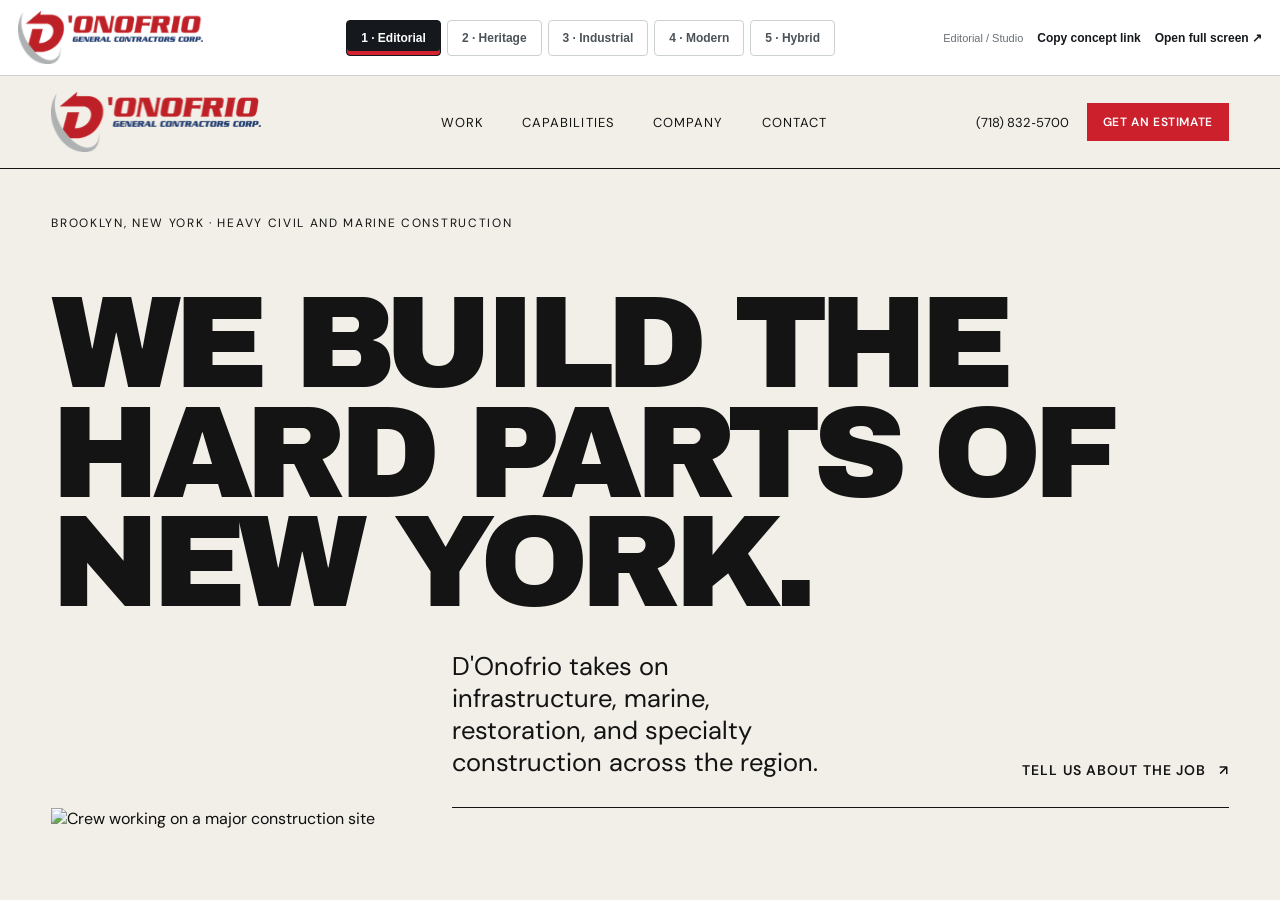
<file: index.html>
<!DOCTYPE html>
<html lang="en">
<head>
  <meta charset="utf-8">
  <meta name="viewport" content="width=device-width, initial-scale=1">
  <meta name="robots" content="noindex, nofollow">
  <title>D'Onofrio Homepage Concepts</title>
  <style>
    * { box-sizing: border-box; }
    html, body { height: 100%; }
    body { margin: 0; overflow: hidden; color: #15191d; background: #e9ecec; font-family: Arial, sans-serif; }
    header {
      height: 76px; display: grid; grid-template-columns: 220px 1fr auto; align-items: center; gap: 24px;
      padding: 11px 18px; background: white; border-bottom: 1px solid #cbd0d2;
    }
    .brand img { display: block; width: 185px; }
    nav { display: flex; flex-wrap: nowrap; justify-content: center; gap: 6px; }
    button {
      padding: 10px 14px; border: 1px solid #cbd0d2; border-radius: 4px; color: #4b5358;
      background: white; font: 700 12px Arial, sans-serif; cursor: pointer; white-space: nowrap;
    }
    button:hover { border-color: #20262b; color: #20262b; }
    button.active, button[aria-pressed="true"] {
      border-color: #15191d; color: white; background: #15191d;
      box-shadow: inset 0 -4px #d52230;
    }
    :focus-visible { outline: 3px solid #d52230; outline-offset: 3px; }
    .actions { display: flex; align-items: center; gap: 14px; }
    #concept-name { color: #687076; font-size: 11px; white-space: nowrap; }
    #copy-link { padding: 0; border: 0; color: #15191d; background: transparent; }
    #open-page { color: #15191d; font-size: 12px; font-weight: 700; text-decoration: none; white-space: nowrap; }
    iframe { display: block; width: 100%; height: calc(100vh - 76px); border: 0; background: white; transition: opacity .12s; }
    iframe.loading { opacity: 0; }
    @media (max-width: 800px) {
      body { overflow: auto; }
      header { height: auto; grid-template-columns: 1fr auto; gap: 10px; padding: 10px 12px; }
      .brand img { width: 155px; }
      nav { grid-column: 1 / -1; order: 3; justify-content: flex-start; overflow-x: auto; padding-top: 5px; }
      nav button { flex: 0 0 auto; }
      #concept-name { display: none; }
      iframe { height: calc(100vh - 116px); }
    }
    @media (max-width: 600px) {
      header { grid-template-columns: 1fr auto; padding: 9px 10px; }
      .brand img { width: 145px; }
      .actions { gap: 8px; }
      #copy-link { display: none; }
      nav { gap: 5px; padding-top: 3px; scrollbar-width: thin; }
      nav button { padding: 9px 8px; }
      iframe { height: calc(100vh - 111px); }
    }
    @media (prefers-reduced-motion: reduce) {
      iframe { transition: none; }
    }
  </style>
</head>
<body>
  <header>
    <a class="brand" href="index.html"><img src="assets/donofrio-logo.png" alt="D'Onofrio General Contractors Corp."></a>
    <nav aria-label="Homepage concepts">
      <button type="button" class="active" aria-pressed="true" data-page="concept-1.html" data-name="Editorial / Studio">1 · Editorial</button>
      <button type="button" aria-pressed="false" data-page="concept-2.html" data-name="Heritage / Family">2 · Heritage</button>
      <button type="button" aria-pressed="false" data-page="concept-3.html" data-name="Industrial / Bold">3 · Industrial</button>
      <button type="button" aria-pressed="false" data-page="concept-4.html" data-name="Modern / Minimal">4 · Modern</button>
      <button type="button" aria-pressed="false" data-page="concept-5.html" data-name="Editorial + Heritage">5 · Hybrid</button>
    </nav>
    <div class="actions">
      <span id="concept-name" aria-live="polite">Editorial / Studio</span>
      <button id="copy-link" type="button">Copy concept link</button>
      <a id="open-page" href="concept-1.html" target="_blank" rel="noopener">Open full screen ↗</a>
    </div>
  </header>
  <iframe id="preview" src="concept-1.html" title="D'Onofrio homepage concept preview"></iframe>
  <script>
    const buttons = document.querySelectorAll('[data-page]');
    const preview = document.querySelector('#preview');
    const name = document.querySelector('#concept-name');
    const copyLink = document.querySelector('#copy-link');
    const openPage = document.querySelector('#open-page');

    function selectConcept(button) {
      buttons.forEach((item) => {
        item.classList.remove('active');
        item.setAttribute('aria-pressed', 'false');
      });
      button.classList.add('active');
      button.setAttribute('aria-pressed', 'true');
      preview.classList.add('loading');
      preview.src = new URL(button.dataset.page, location.href).href;
      preview.title = `D'Onofrio ${button.dataset.name} homepage concept`;
      name.textContent = button.dataset.name;
      openPage.href = button.dataset.page;
      history.replaceState(null, '', `#${button.dataset.page.replace('.html', '')}`);
    }

    preview.addEventListener('load', () => preview.classList.remove('loading'));
    buttons.forEach((button) => button.addEventListener('click', () => selectConcept(button)));
    copyLink.addEventListener('click', async () => {
      try {
        await navigator.clipboard.writeText(location.href);
        copyLink.textContent = 'Link copied';
        window.setTimeout(() => copyLink.textContent = 'Copy concept link', 1600);
      } catch {
        window.prompt('Copy this concept link:', location.href);
      }
    });

    const requested = `${location.hash.slice(1)}.html`;
    const initial = [...buttons].find((button) => button.dataset.page === requested);
    if (initial) selectConcept(initial);
  </script>
</body>
</html>
</file>
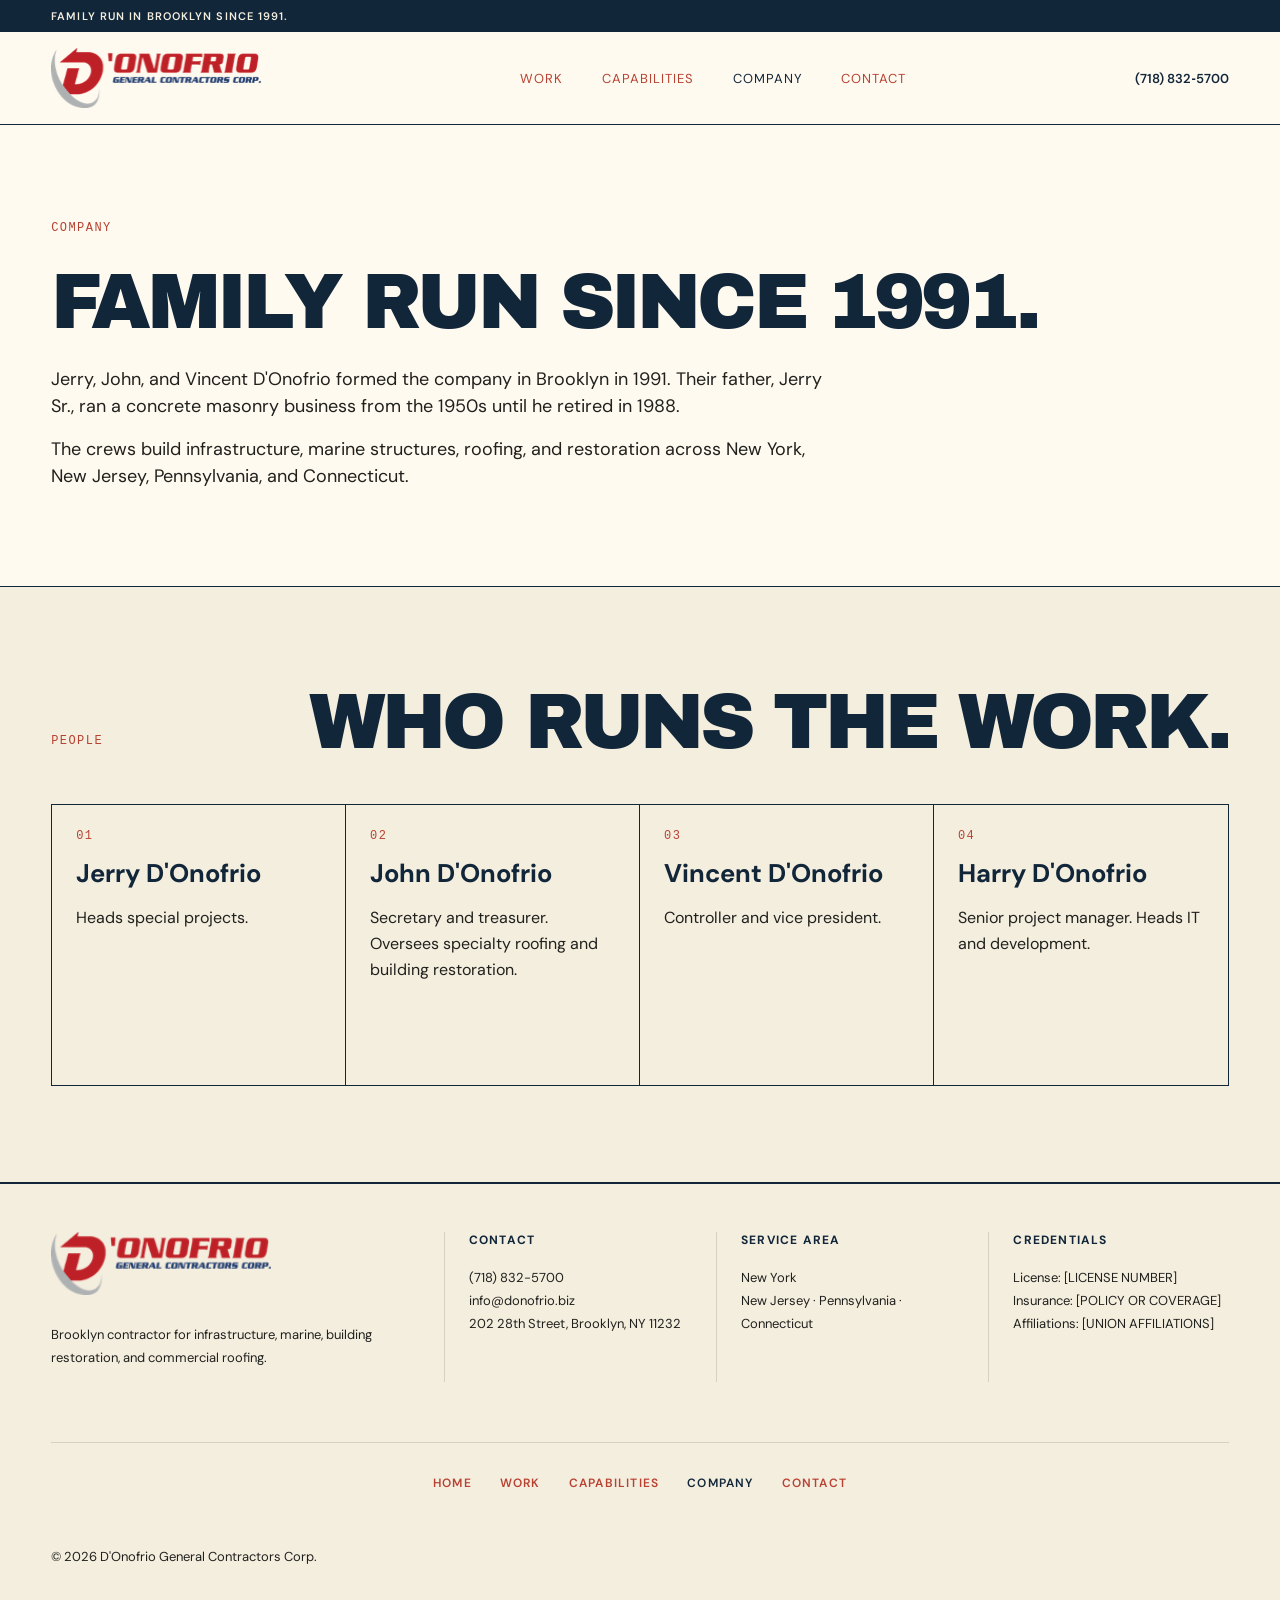
<file: about.html>
<!DOCTYPE html>
<html lang="en">
<head>
  <meta charset="utf-8">
  <meta name="viewport" content="width=device-width, initial-scale=1">
  <meta name="robots" content="noindex, nofollow">
  <meta name="description" content="D'Onofrio General Contractors is a family-run Brooklyn contractor formed in 1991.">
  <title>D'Onofrio General Contractors | Company</title>
  <link rel="preconnect" href="https://fonts.googleapis.com">
  <link rel="preconnect" href="https://fonts.gstatic.com" crossorigin>
  <link href="https://fonts.googleapis.com/css2?family=Archivo+Black&family=DM+Sans:wght@400;500;600&display=swap" rel="stylesheet">
  <link rel="stylesheet" href="styles/concept-5.css">
  <link rel="stylesheet" href="styles/pages.css">
</head>
<body>
  <a class="skip-link" href="#main">Skip to content</a>
  <div class="topline">Family run in Brooklyn since 1991.</div>
  <header class="site-header">
    <a class="logo" href="concept-5.html" aria-label="D'Onofrio home"><img src="assets/donofrio-logo.png" alt="D'Onofrio General Contractors Corp."></a>
    <nav aria-label="Primary navigation">
      <a href="projects.html">Work</a>
      <a href="services.html">Capabilities</a>
      <a href="about.html" aria-current="page">Company</a>
      <a href="contact.html">Contact</a>
    </nav>
    <div class="header-actions">
      <a class="phone" href="tel:+17188325700">(718)&nbsp;832&#8209;5700</a>
    </div>
  </header>

  <main id="main">
    <section class="intro">
      <p class="section-label">Company</p>
      <h1 class="page-title">Family run since 1991.</h1>
      <p class="page-lead">Jerry, John, and Vincent D'Onofrio formed the company in Brooklyn in 1991. Their father, Jerry Sr., ran a concrete masonry business from the 1950s until he retired in 1988.</p>
      <p class="page-lead">The crews build infrastructure, marine structures, roofing, and restoration across New York, New Jersey, Pennsylvania, and Connecticut.</p>
    </section>

    <section class="services">
      <div class="section-head">
        <p class="section-label">People</p>
        <h2>Who runs the work.</h2>
      </div>
      <div class="service-list">
        <article><span>01</span><h3>Jerry D'Onofrio</h3><p>Heads special projects.</p></article>
        <article><span>02</span><h3>John D'Onofrio</h3><p>Secretary and treasurer. Oversees specialty roofing and building restoration.</p></article>
        <article><span>03</span><h3>Vincent D'Onofrio</h3><p>Controller and vice president.</p></article>
        <article><span>04</span><h3>Harry D'Onofrio</h3><p>Senior project manager. Heads IT and development.</p></article>
      </div>
    </section>
  </main>

  <footer>
    <div class="footer-brand"><img src="assets/donofrio-logo.png" alt="D'Onofrio General Contractors Corp."><p>Brooklyn contractor for infrastructure, marine, building restoration, and commercial roofing.</p></div>
    <div><h2>Contact</h2><p>(718) 832-5700<br>info@donofrio.biz<br>202 28th Street, Brooklyn, NY 11232</p></div>
    <div><h2>Service area</h2><p>New York<br>New Jersey · Pennsylvania · Connecticut</p></div>
    <div><h2>Credentials</h2><p>License: [LICENSE NUMBER]<br>Insurance: [POLICY OR COVERAGE]<br>Affiliations: [UNION AFFILIATIONS]</p></div>
    <nav class="footer-nav" aria-label="Footer">
      <a href="concept-5.html">Home</a>
      <a href="projects.html">Work</a>
      <a href="services.html">Capabilities</a>
      <a href="about.html" aria-current="page">Company</a>
      <a href="contact.html">Contact</a>
    </nav>
    <p class="copyright">© 2026 D'Onofrio General Contractors Corp.</p>
  </footer>
</body>
</html>
</file>
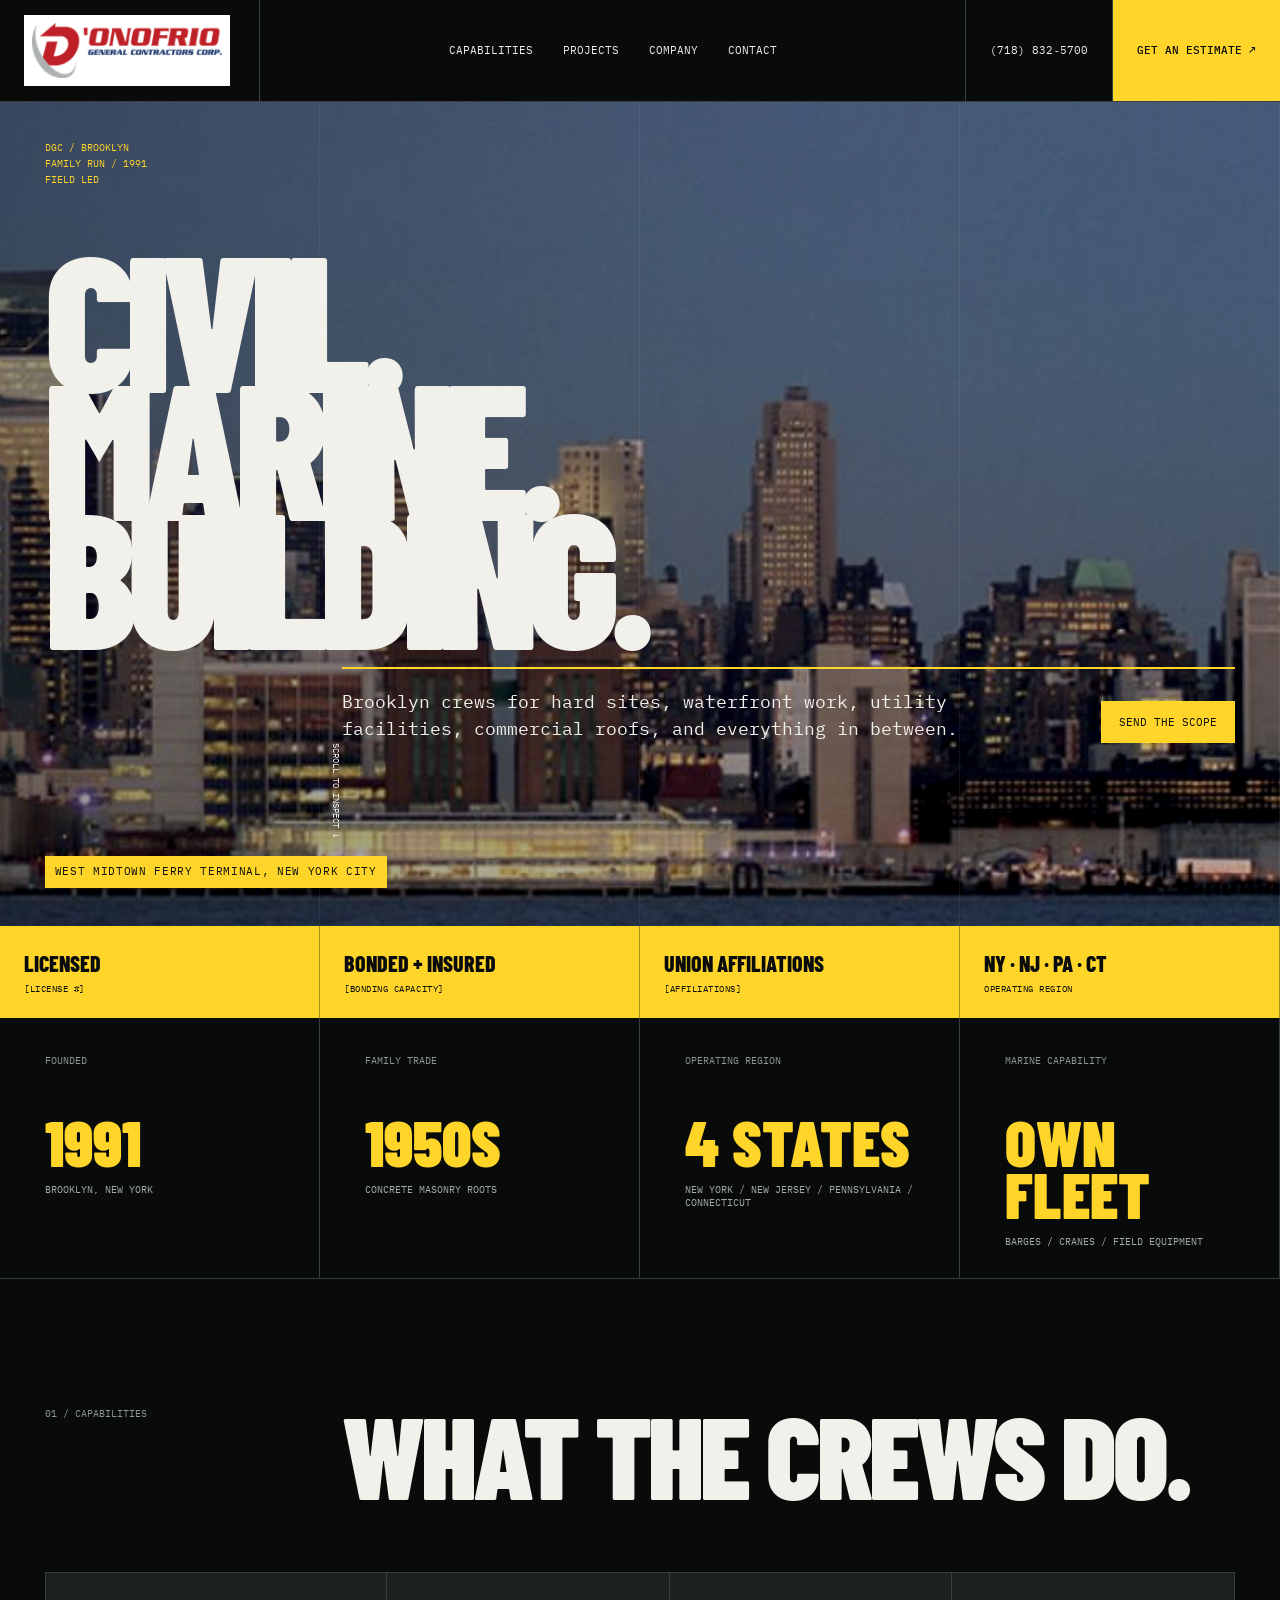
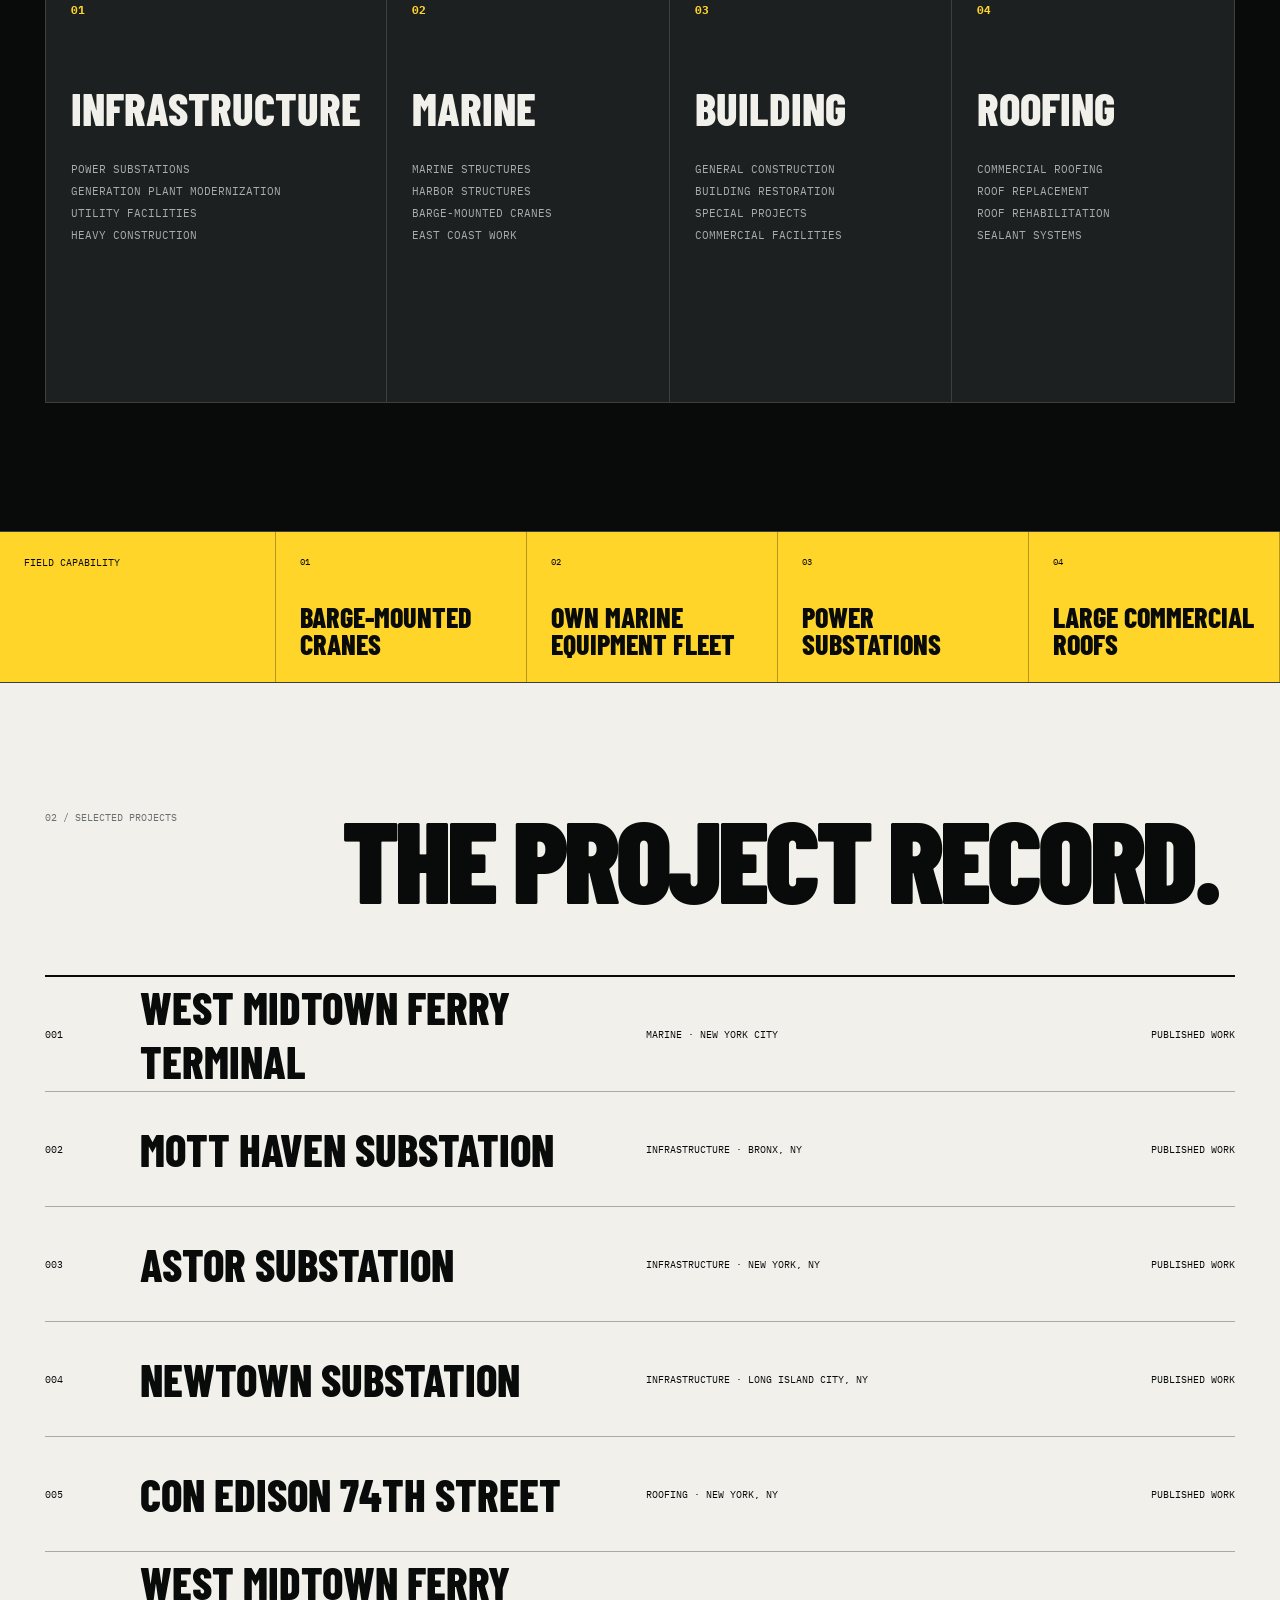
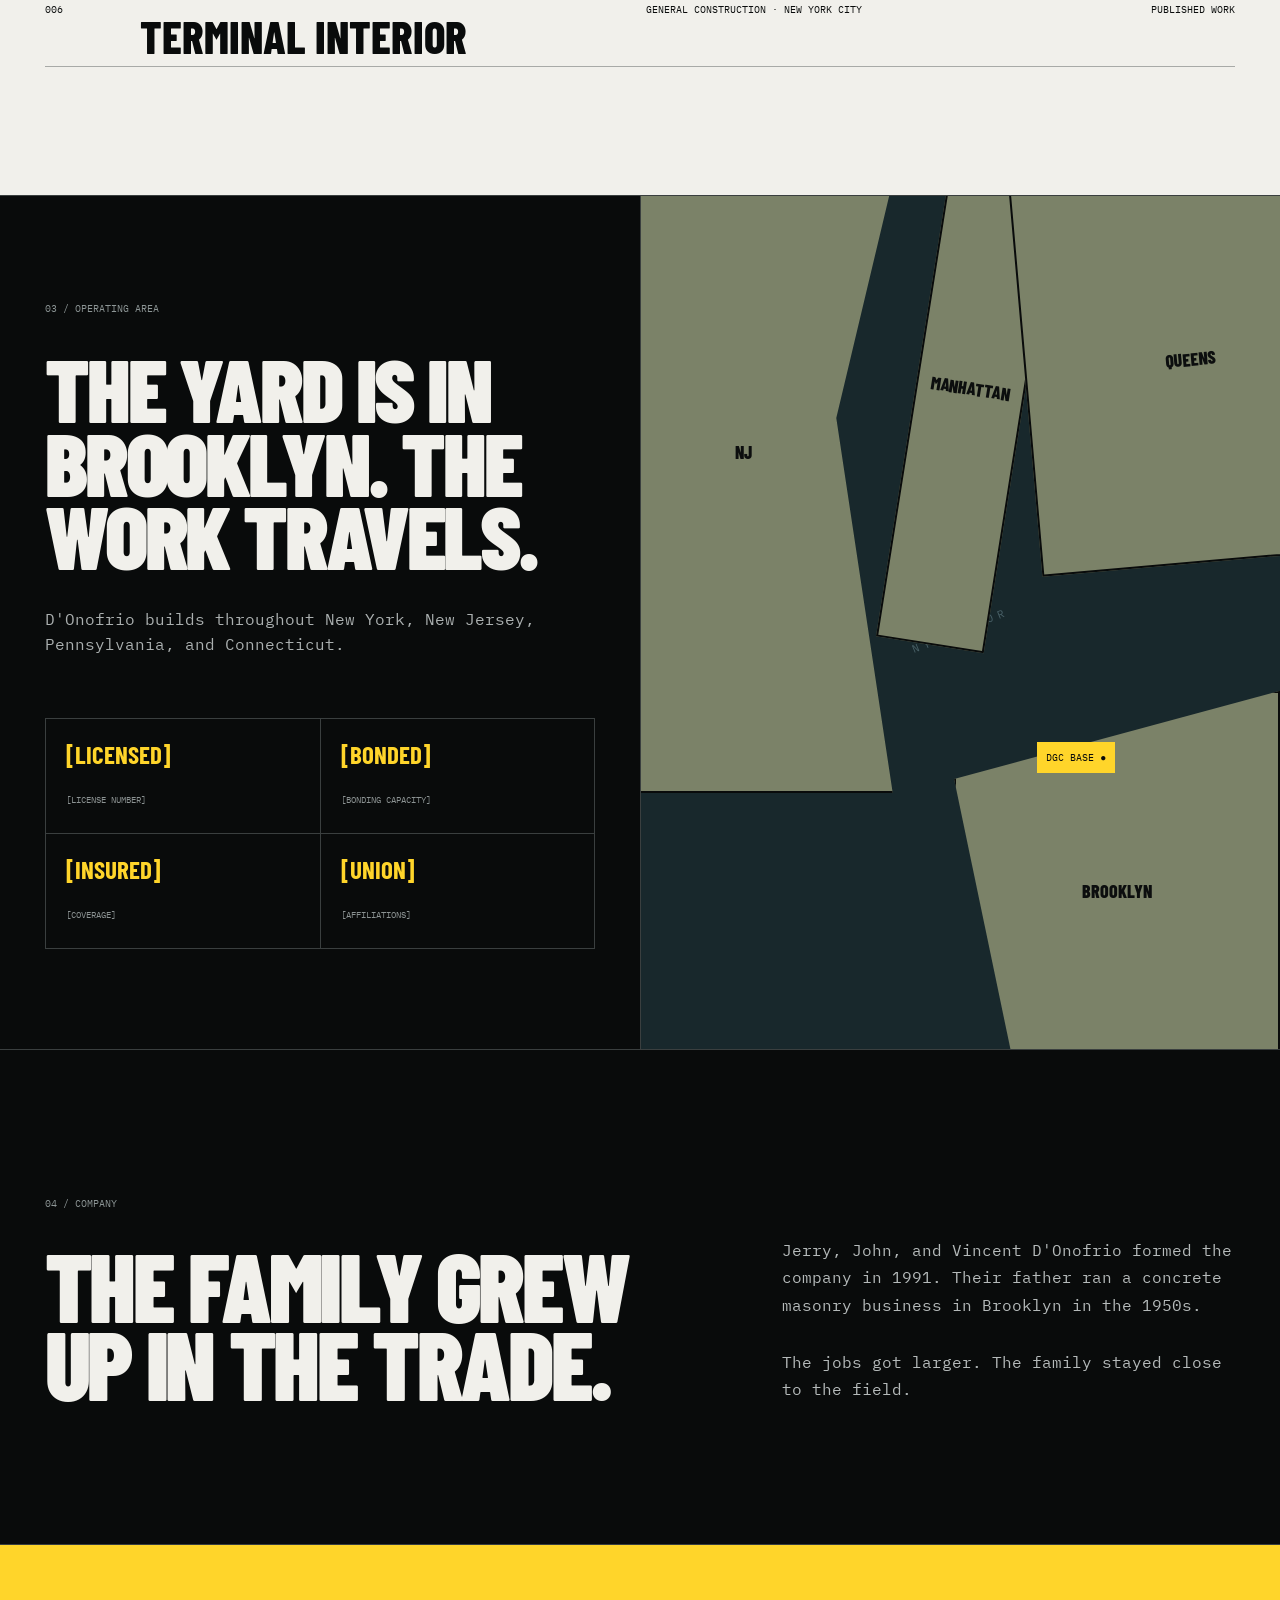
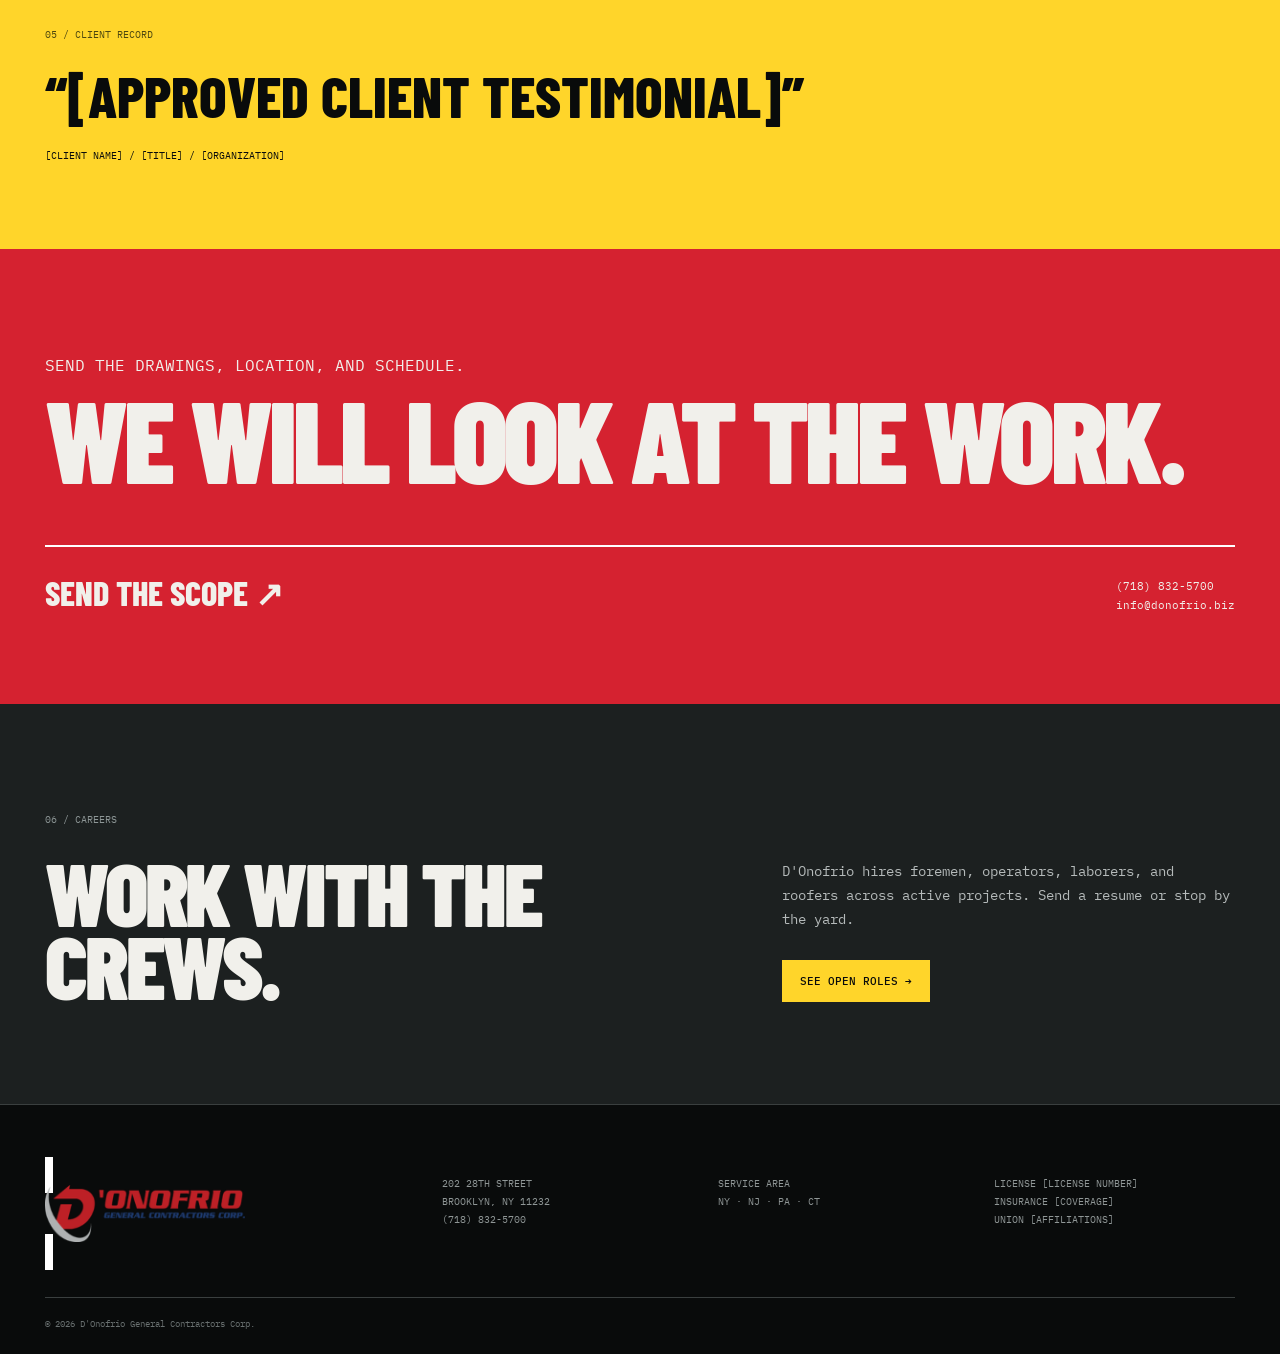
<file: concept-3.html>
<!DOCTYPE html>
<html lang="en">
<head>
  <meta charset="utf-8">
  <meta name="viewport" content="width=device-width, initial-scale=1">
  <meta name="robots" content="noindex, nofollow">
  <meta name="description" content="Industrial capability homepage concept for D'Onofrio General Contractors.">
  <title>D'Onofrio General Contractors | Industrial Concept</title>
  <link rel="preconnect" href="https://fonts.googleapis.com">
  <link rel="preconnect" href="https://fonts.gstatic.com" crossorigin>
  <link href="https://fonts.googleapis.com/css2?family=Barlow+Condensed:wght@600;700;800;900&family=IBM+Plex+Mono:wght@400;500&display=swap" rel="stylesheet">
  <link rel="stylesheet" href="styles/concept-3.css">
</head>
<body>
  <a class="skip-link" href="#main">Skip to content</a>
  <header>
    <a class="logo" href="#" aria-label="D'Onofrio home"><span><img src="assets/donofrio-logo.png" alt="D'Onofrio General Contractors Corp."></span></a>
    <nav aria-label="Primary navigation"><a href="#capabilities">Capabilities</a><a href="#projects">Projects</a><a href="#company">Company</a><a href="#contact">Contact</a></nav>
    <a class="phone" href="tel:+17188325700">(718)&nbsp;832&#8209;5700</a>
    <a class="estimate" href="#contact">Get an estimate ↗</a>
  </header>

  <main id="main">
    <section class="hero">
      <img class="hero-bg" src="assets/project-west-midtown-3.jpg" alt="West Midtown Ferry Terminal on the Manhattan waterfront">
      <div class="hero-grid">
        <p class="coordinate">DGC / BROOKLYN<br>FAMILY RUN / 1991<br>FIELD LED</p>
        <h1>Civil.<br>Marine.<br>Building.</h1>
        <div class="hero-note"><p>Brooklyn crews for hard sites, waterfront work, utility facilities, commercial roofs, and everything in between.</p><a href="#contact">Send the scope</a></div>
        <div class="scroll">Scroll to inspect ↓</div>
        <p class="hero-caption">West Midtown Ferry Terminal, New York City</p>
      </div>
    </section>

    <section class="ticker industrial-trust" aria-label="Company credentials">
      <div><strong>Licensed</strong><span>[LICENSE #]</span></div>
      <div><strong>Bonded + insured</strong><span>[BONDING CAPACITY]</span></div>
      <div><strong>Union affiliations</strong><span>[AFFILIATIONS]</span></div>
      <div><strong>NY · NJ · PA · CT</strong><span>Operating region</span></div>
    </section>

    <section class="metrics">
      <article><span>Founded</span><strong>1991</strong><p>Brooklyn, New York</p></article>
      <article><span>Family trade</span><strong>1950s</strong><p>Concrete masonry roots</p></article>
      <article><span>Operating region</span><strong>4 states</strong><p>New York / New Jersey / Pennsylvania / Connecticut</p></article>
      <article><span>Marine capability</span><strong>Own fleet</strong><p>Barges / cranes / field equipment</p></article>
    </section>

    <section class="capabilities" id="capabilities">
      <div class="section-title"><span>01 / Capabilities</span><h2>What the crews do.</h2></div>
      <div class="cap-grid">
        <article><b>01</b><h3>Infrastructure</h3><ul><li>Power substations</li><li>Generation plant modernization</li><li>Utility facilities</li><li>Heavy construction</li></ul></article>
        <article><b>02</b><h3>Marine</h3><ul><li>Marine structures</li><li>Harbor structures</li><li>Barge-mounted cranes</li><li>East Coast work</li></ul></article>
        <article><b>03</b><h3>Building</h3><ul><li>General construction</li><li>Building restoration</li><li>Special projects</li><li>Commercial facilities</li></ul></article>
        <article><b>04</b><h3>Roofing</h3><ul><li>Commercial roofing</li><li>Roof replacement</li><li>Roof rehabilitation</li><li>Sealant systems</li></ul></article>
      </div>
    </section>

    <section class="field-strip" aria-label="Specialty field capabilities">
      <p>Field capability</p>
      <div><span>01</span><strong>Barge-mounted cranes</strong></div>
      <div><span>02</span><strong>Own marine equipment fleet</strong></div>
      <div><span>03</span><strong>Power substations</strong></div>
      <div><span>04</span><strong>Large commercial roofs</strong></div>
    </section>

    <section class="projects" id="projects">
      <div class="section-title"><span>02 / Selected projects</span><h2>The project record.</h2></div>
      <div class="project-ledger">
        <article><span>001</span><img src="assets/project-west-midtown-3.jpg" alt="West Midtown Ferry Terminal on the Manhattan waterfront"><h3>West Midtown Ferry Terminal</h3><p>Marine · New York City</p><small>Published work</small></article>
        <article><span>002</span><img src="assets/project-mott-haven.jpg" alt="Mott Haven Substation and Transmission Station"><h3>Mott Haven Substation</h3><p>Infrastructure · Bronx, NY</p><small>Published work</small></article>
        <article><span>003</span><img src="assets/project-astor.jpg" alt="Astor Substation in New York"><h3>Astor Substation</h3><p>Infrastructure · New York, NY</p><small>Published work</small></article>
        <article><span>004</span><img src="assets/project-newtown.jpg" alt="Newtown Substation in Long Island City"><h3>Newtown Substation</h3><p>Infrastructure · Long Island City, NY</p><small>Published work</small></article>
        <article><span>005</span><img src="assets/project-coned-roof.jpg" alt="Con Edison 74th Street turbine roof"><h3>Con Edison 74th Street</h3><p>Roofing · New York, NY</p><small>Published work</small></article>
        <article><span>006</span><img src="assets/project-west-midtown-2.jpg" alt="Finished interior at West Midtown Ferry Terminal"><h3>West Midtown Ferry Terminal Interior</h3><p>General construction · New York City</p><small>Published work</small></article>
      </div>
    </section>

    <section class="coverage">
      <div class="coverage-copy">
        <span>03 / Operating area</span>
        <h2>The yard is in Brooklyn. The work travels.</h2>
        <p>D'Onofrio builds throughout New York, New Jersey, Pennsylvania, and Connecticut.</p>
        <div class="credential-grid">
          <div><b>[LICENSED]</b><small>[LICENSE NUMBER]</small></div>
          <div><b>[BONDED]</b><small>[BONDING CAPACITY]</small></div>
          <div><b>[INSURED]</b><small>[COVERAGE]</small></div>
          <div><b>[UNION]</b><small>[AFFILIATIONS]</small></div>
        </div>
      </div>
      <div class="map" role="img" aria-label="Diagram of D'Onofrio's Brooklyn base and New York Harbor operating area">
        <div class="water">NY HARBOR</div><div class="land land-a">NJ</div><div class="land land-b">MANHATTAN</div><div class="land land-c">BROOKLYN</div><div class="land land-d">QUEENS</div><span class="base">DGC BASE ●</span>
      </div>
    </section>

    <section class="company" id="company">
      <div><span>04 / Company</span><h2>The family grew up in the trade.</h2></div>
      <div class="company-copy"><p>Jerry, John, and Vincent D'Onofrio formed the company in 1991. Their father ran a concrete masonry business in Brooklyn in the 1950s.</p><p>The jobs got larger. The family stayed close to the field.</p></div>
    </section>

    <section class="testimonial">
      <span>05 / Client record</span>
      <blockquote>“[APPROVED CLIENT TESTIMONIAL]”</blockquote>
      <p>[CLIENT NAME] / [TITLE] / [ORGANIZATION]</p>
    </section>

    <section class="contact" id="contact">
      <p>Send the drawings, location, and schedule.</p><h2>We will look at the work.</h2>
      <div><a href="mailto:info@donofrio.biz">Send the scope ↗</a><span>(718) 832-5700<br>info@donofrio.biz</span></div>
    </section>

    <section class="careers" id="careers">
      <div><span>06 / Careers</span><h2>Work with the crews.</h2></div>
      <div>
        <p>D'Onofrio hires foremen, operators, laborers, and roofers across active projects. Send a resume or stop by the yard.</p>
        <a href="#careers">See open roles →</a>
      </div>
    </section>
  </main>

  <footer>
    <div class="footer-logo"><span><img src="assets/donofrio-logo.png" alt="D'Onofrio General Contractors Corp."></span></div>
    <p>202 28th Street<br>Brooklyn, NY 11232<br>(718) 832-5700</p>
    <p>Service area<br>NY · NJ · PA · CT</p>
    <p>License [LICENSE NUMBER]<br>Insurance [COVERAGE]<br>Union [AFFILIATIONS]</p>
    <small>© 2026 D'Onofrio General Contractors Corp.</small>
  </footer>
</body>
</html>
</file>
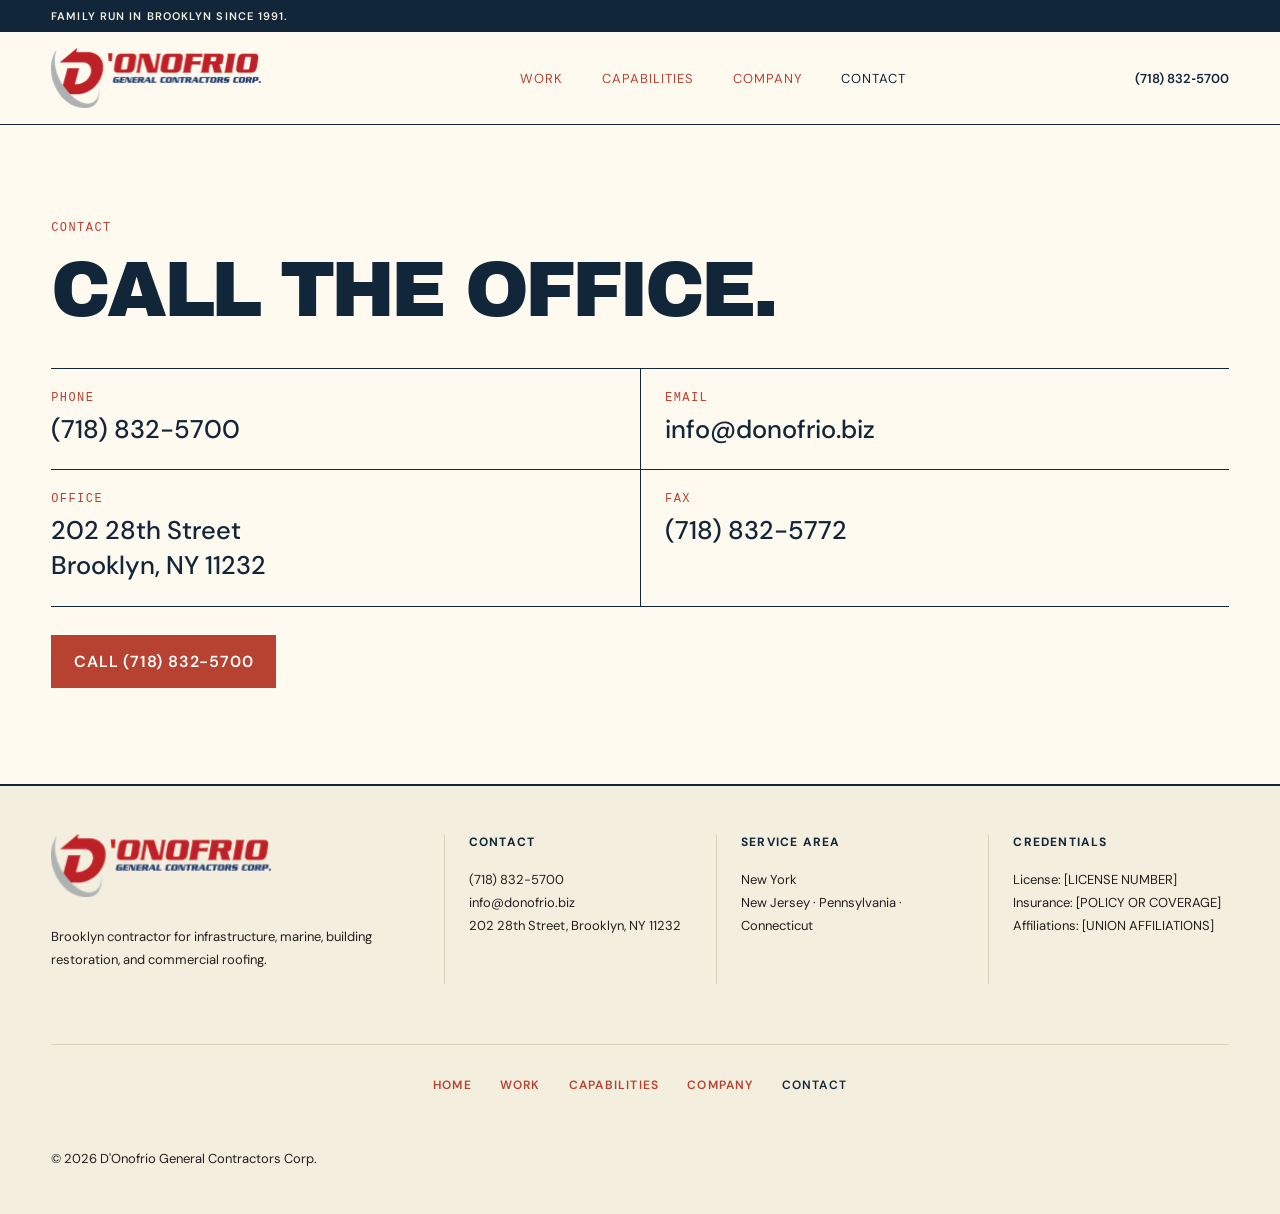
<file: contact.html>
<!DOCTYPE html>
<html lang="en">
<head>
  <meta charset="utf-8">
  <meta name="viewport" content="width=device-width, initial-scale=1">
  <meta name="robots" content="noindex, nofollow">
  <meta name="description" content="Call D'Onofrio General Contractors at (718) 832-5700. Office at 202 28th Street, Brooklyn, NY 11232.">
  <title>D'Onofrio General Contractors | Contact</title>
  <link rel="preconnect" href="https://fonts.googleapis.com">
  <link rel="preconnect" href="https://fonts.gstatic.com" crossorigin>
  <link href="https://fonts.googleapis.com/css2?family=Archivo+Black&family=DM+Sans:wght@400;500;600&display=swap" rel="stylesheet">
  <link rel="stylesheet" href="styles/concept-5.css">
  <link rel="stylesheet" href="styles/pages.css">
</head>
<body>
  <a class="skip-link" href="#main">Skip to content</a>
  <div class="topline">Family run in Brooklyn since 1991.</div>
  <header class="site-header">
    <a class="logo" href="concept-5.html" aria-label="D'Onofrio home"><img src="assets/donofrio-logo.png" alt="D'Onofrio General Contractors Corp."></a>
    <nav aria-label="Primary navigation">
      <a href="projects.html">Work</a>
      <a href="services.html">Capabilities</a>
      <a href="about.html">Company</a>
      <a href="contact.html" aria-current="page">Contact</a>
    </nav>
    <div class="header-actions">
      <a class="phone" href="tel:+17188325700">(718)&nbsp;832&#8209;5700</a>
    </div>
  </header>

  <main id="main">
    <section class="contact">
      <p class="section-label">Contact</p>
      <h1 class="page-title">Call the office.</h1>
      <div class="contact-facts">
        <div><strong>Phone</strong><a href="tel:+17188325700">(718) 832-5700</a></div>
        <div><strong>Email</strong><a href="mailto:info@donofrio.biz">info@donofrio.biz</a></div>
        <div><strong>Office</strong><p>202 28th Street<br>Brooklyn, NY 11232</p></div>
        <div><strong>Fax</strong><p>(718) 832-5772</p></div>
      </div>
      <a class="button contact-call" href="tel:+17188325700">Call (718) 832-5700</a>
    </section>
  </main>

  <footer>
    <div class="footer-brand"><img src="assets/donofrio-logo.png" alt="D'Onofrio General Contractors Corp."><p>Brooklyn contractor for infrastructure, marine, building restoration, and commercial roofing.</p></div>
    <div><h2>Contact</h2><p>(718) 832-5700<br>info@donofrio.biz<br>202 28th Street, Brooklyn, NY 11232</p></div>
    <div><h2>Service area</h2><p>New York<br>New Jersey · Pennsylvania · Connecticut</p></div>
    <div><h2>Credentials</h2><p>License: [LICENSE NUMBER]<br>Insurance: [POLICY OR COVERAGE]<br>Affiliations: [UNION AFFILIATIONS]</p></div>
    <nav class="footer-nav" aria-label="Footer">
      <a href="concept-5.html">Home</a>
      <a href="projects.html">Work</a>
      <a href="services.html">Capabilities</a>
      <a href="about.html">Company</a>
      <a href="contact.html" aria-current="page">Contact</a>
    </nav>
    <p class="copyright">© 2026 D'Onofrio General Contractors Corp.</p>
  </footer>
</body>
</html>
</file>
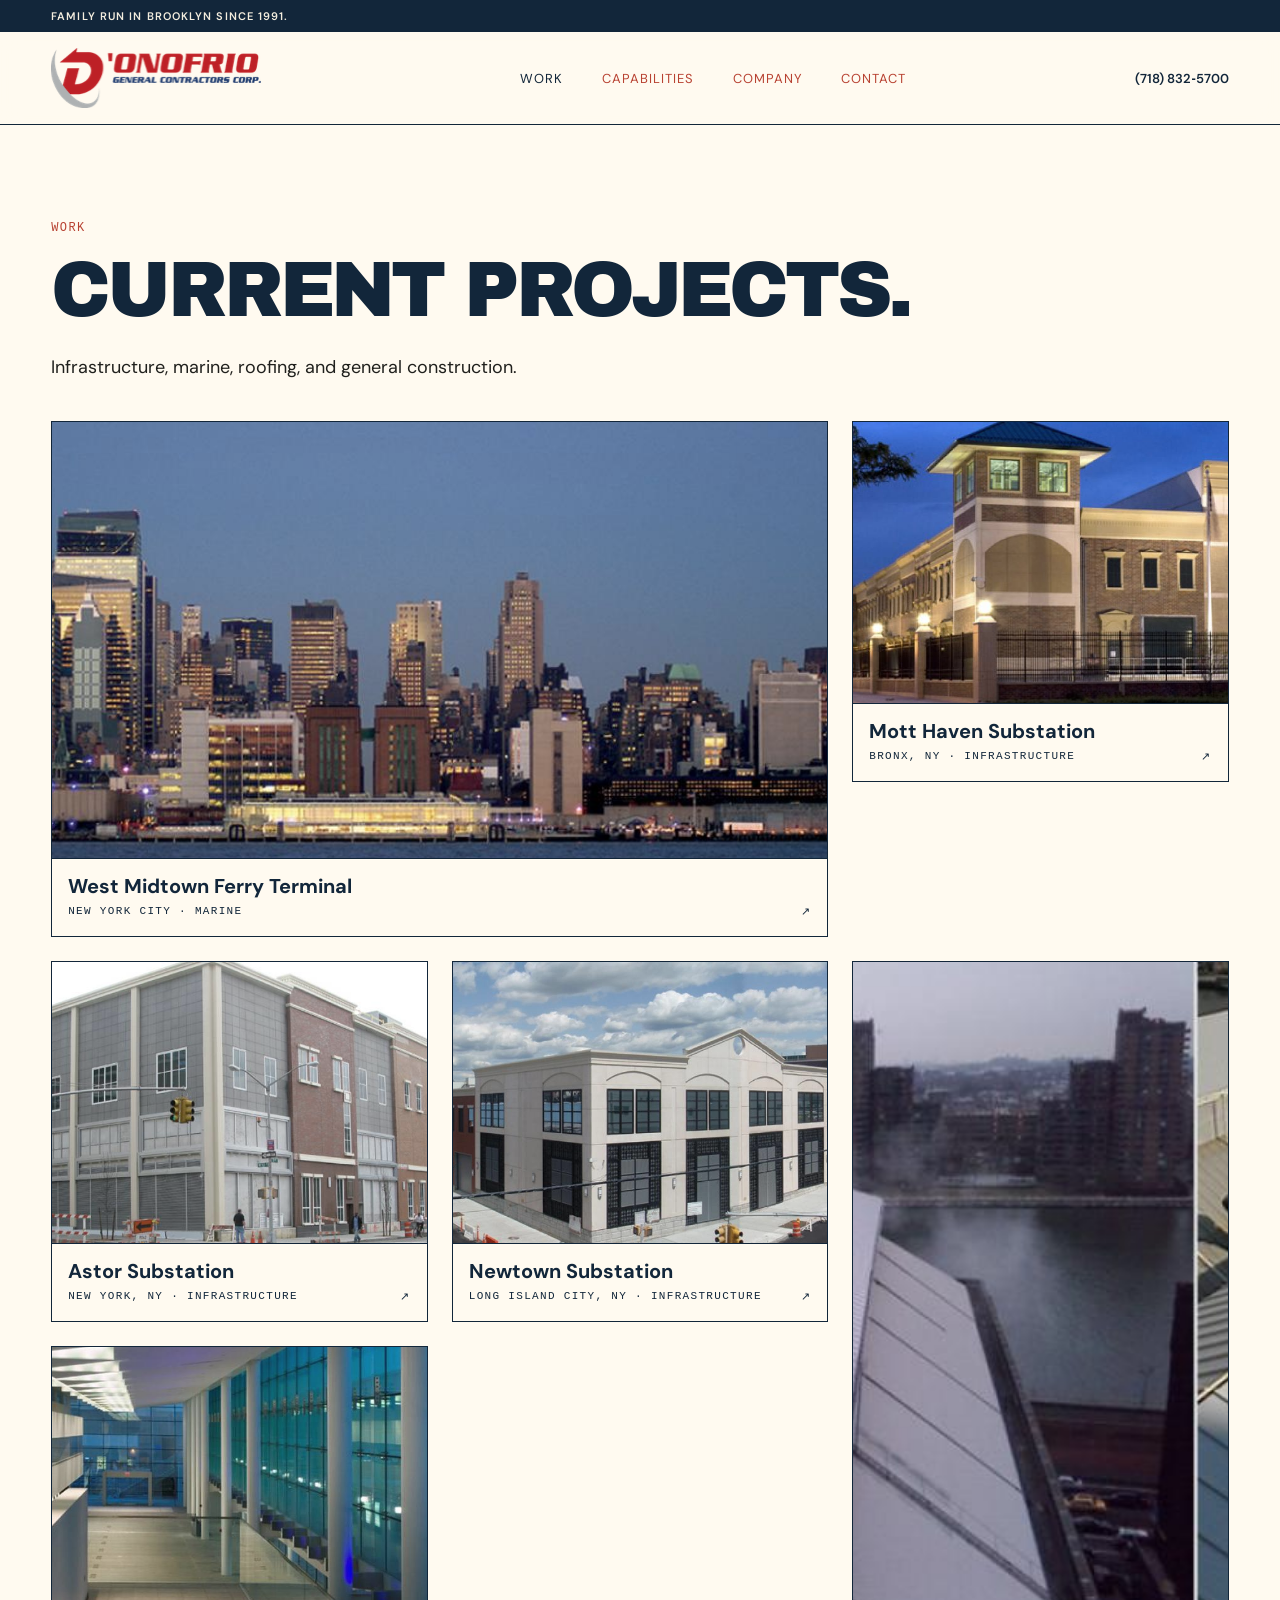
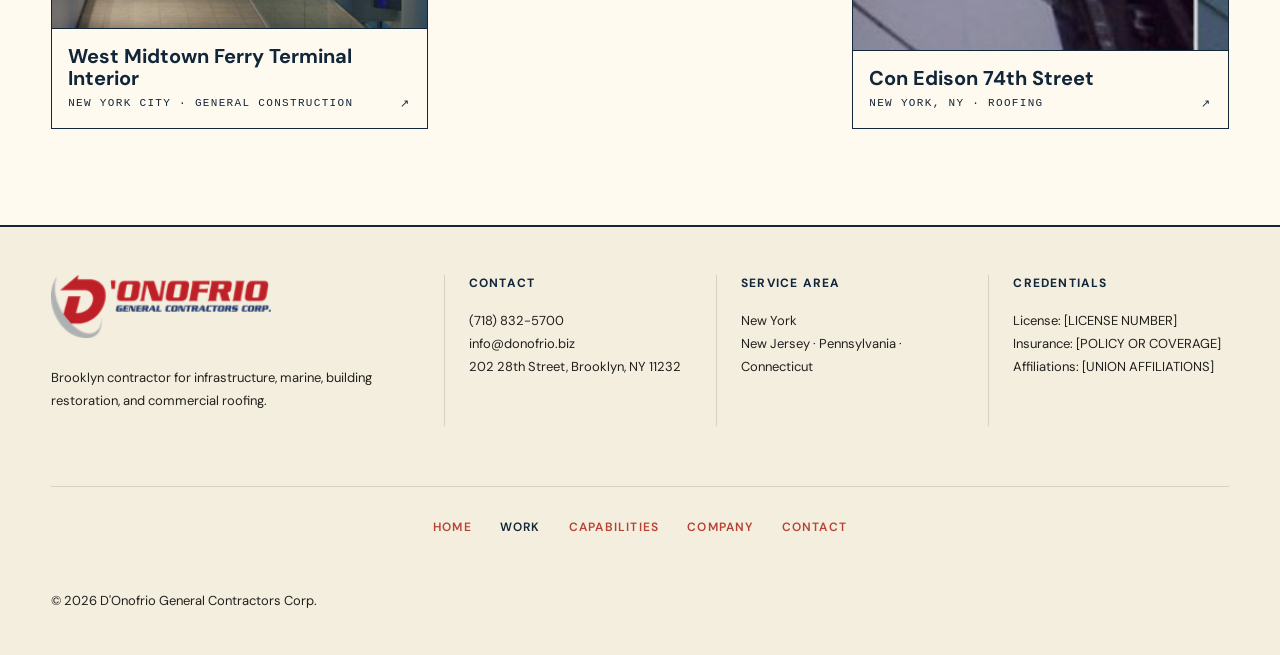
<file: projects.html>
<!DOCTYPE html>
<html lang="en">
<head>
  <meta charset="utf-8">
  <meta name="viewport" content="width=device-width, initial-scale=1">
  <meta name="robots" content="noindex, nofollow">
  <meta name="description" content="Current projects from D'Onofrio General Contractors.">
  <title>D'Onofrio General Contractors | Projects</title>
  <link rel="preconnect" href="https://fonts.googleapis.com">
  <link rel="preconnect" href="https://fonts.gstatic.com" crossorigin>
  <link href="https://fonts.googleapis.com/css2?family=Archivo+Black&family=DM+Sans:wght@400;500;600&display=swap" rel="stylesheet">
  <link rel="stylesheet" href="styles/concept-5.css">
  <link rel="stylesheet" href="styles/pages.css">
</head>
<body>
  <a class="skip-link" href="#main">Skip to content</a>
  <div class="topline">Family run in Brooklyn since 1991.</div>
  <header class="site-header">
    <a class="logo" href="concept-5.html" aria-label="D'Onofrio home"><img src="assets/donofrio-logo.png" alt="D'Onofrio General Contractors Corp."></a>
    <nav aria-label="Primary navigation">
      <a href="projects.html" aria-current="page">Work</a>
      <a href="services.html">Capabilities</a>
      <a href="about.html">Company</a>
      <a href="contact.html">Contact</a>
    </nav>
    <div class="header-actions">
      <a class="phone" href="tel:+17188325700">(718)&nbsp;832&#8209;5700</a>
    </div>
  </header>

  <main id="main">
    <section class="projects">
      <p class="section-label">Work</p>
      <h1 class="page-title">Current projects.</h1>
      <p class="page-lead">Infrastructure, marine, roofing, and general construction.</p>
      <div class="project-grid">
        <article class="project project-wide">
          <div class="project-frame"><img src="assets/project-west-midtown-3.jpg" alt="West Midtown Ferry Terminal on the Manhattan waterfront"></div>
          <div><h3>West Midtown Ferry Terminal</h3><p>New York City · Marine <span aria-hidden="true">↗</span></p></div>
        </article>
        <article class="project">
          <div class="project-frame"><img src="assets/project-mott-haven.jpg" alt="Mott Haven Substation and Transmission Station"></div>
          <div><h3>Mott Haven Substation</h3><p>Bronx, NY · Infrastructure <span aria-hidden="true">↗</span></p></div>
        </article>
        <article class="project">
          <div class="project-frame"><img src="assets/project-astor.jpg" alt="Astor Substation in New York"></div>
          <div><h3>Astor Substation</h3><p>New York, NY · Infrastructure <span aria-hidden="true">↗</span></p></div>
        </article>
        <article class="project">
          <div class="project-frame"><img src="assets/project-newtown.jpg" alt="Newtown Substation in Long Island City"></div>
          <div><h3>Newtown Substation</h3><p>Long Island City, NY · Infrastructure <span aria-hidden="true">↗</span></p></div>
        </article>
        <article class="project project-tall">
          <div class="project-frame"><img src="assets/project-coned-roof.jpg" alt="Con Edison 74th Street turbine roof"></div>
          <div><h3>Con Edison 74th Street</h3><p>New York, NY · Roofing <span aria-hidden="true">↗</span></p></div>
        </article>
        <article class="project">
          <div class="project-frame"><img src="assets/project-west-midtown-2.jpg" alt="Finished interior at West Midtown Ferry Terminal"></div>
          <div><h3>West Midtown Ferry Terminal Interior</h3><p>New York City · General construction <span aria-hidden="true">↗</span></p></div>
        </article>
      </div>
    </section>
  </main>

  <footer>
    <div class="footer-brand"><img src="assets/donofrio-logo.png" alt="D'Onofrio General Contractors Corp."><p>Brooklyn contractor for infrastructure, marine, building restoration, and commercial roofing.</p></div>
    <div><h2>Contact</h2><p>(718) 832-5700<br>info@donofrio.biz<br>202 28th Street, Brooklyn, NY 11232</p></div>
    <div><h2>Service area</h2><p>New York<br>New Jersey · Pennsylvania · Connecticut</p></div>
    <div><h2>Credentials</h2><p>License: [LICENSE NUMBER]<br>Insurance: [POLICY OR COVERAGE]<br>Affiliations: [UNION AFFILIATIONS]</p></div>
    <nav class="footer-nav" aria-label="Footer">
      <a href="concept-5.html">Home</a>
      <a href="projects.html" aria-current="page">Work</a>
      <a href="services.html">Capabilities</a>
      <a href="about.html">Company</a>
      <a href="contact.html">Contact</a>
    </nav>
    <p class="copyright">© 2026 D'Onofrio General Contractors Corp.</p>
  </footer>
</body>
</html>
</file>
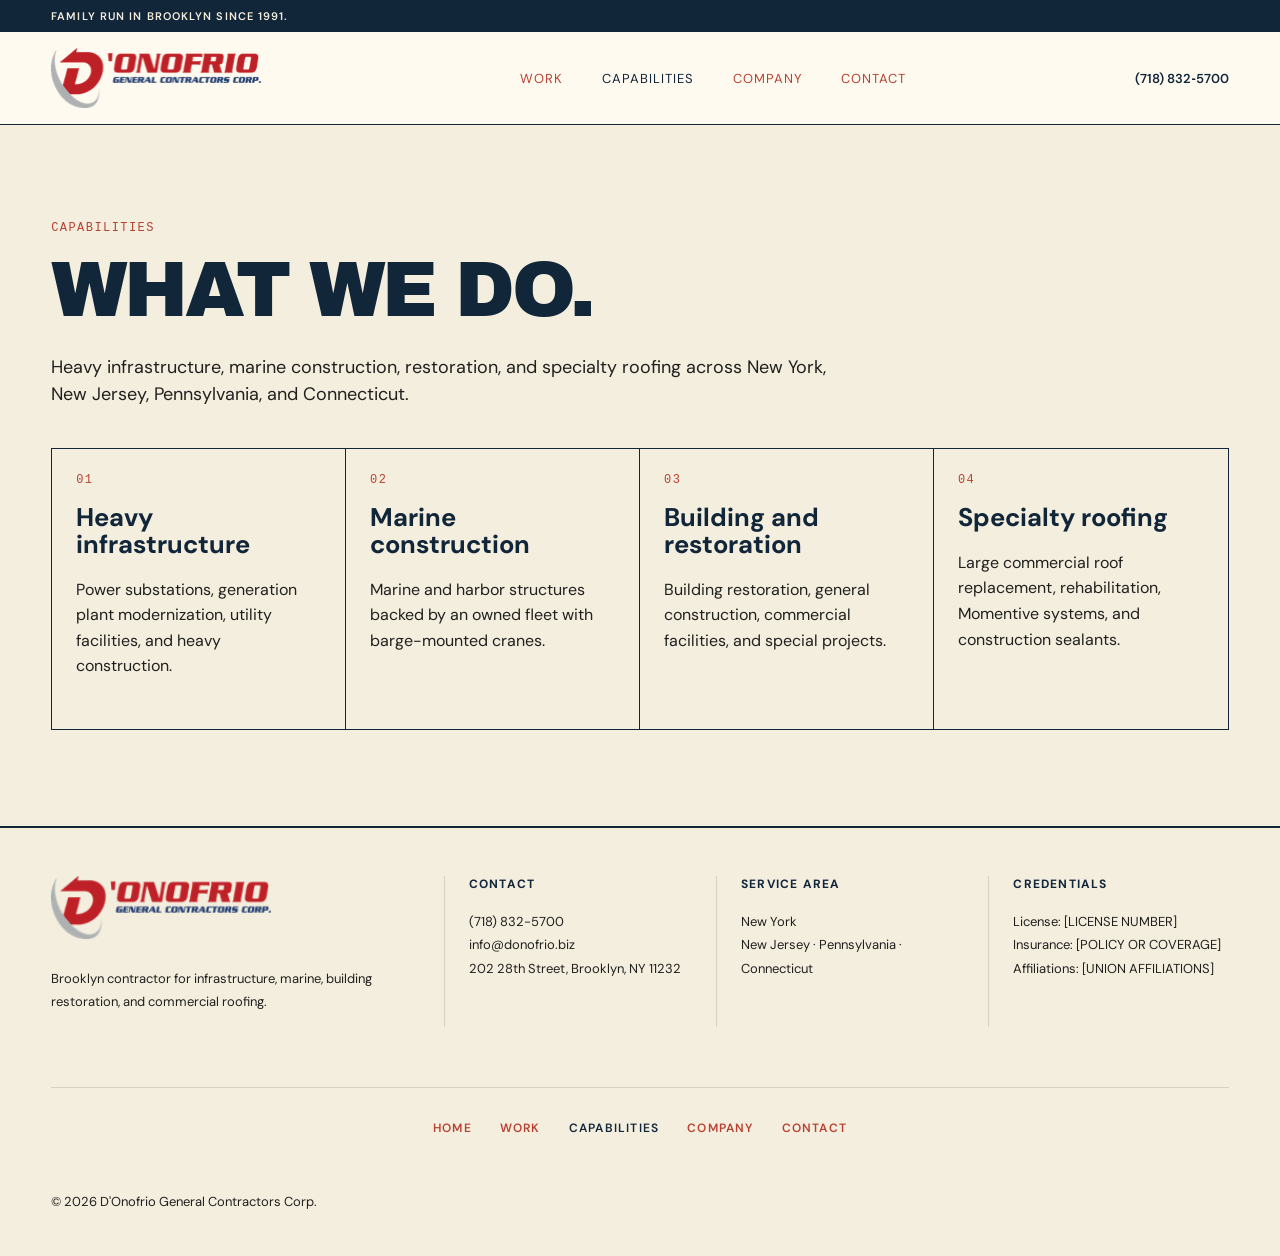
<file: services.html>
<!DOCTYPE html>
<html lang="en">
<head>
  <meta charset="utf-8">
  <meta name="viewport" content="width=device-width, initial-scale=1">
  <meta name="robots" content="noindex, nofollow">
  <meta name="description" content="D'Onofrio builds heavy infrastructure, marine structures, restoration, and specialty roofing.">
  <title>D'Onofrio General Contractors | What we do</title>
  <link rel="preconnect" href="https://fonts.googleapis.com">
  <link rel="preconnect" href="https://fonts.gstatic.com" crossorigin>
  <link href="https://fonts.googleapis.com/css2?family=Archivo+Black&family=DM+Sans:wght@400;500;600&display=swap" rel="stylesheet">
  <link rel="stylesheet" href="styles/concept-5.css">
  <link rel="stylesheet" href="styles/pages.css">
</head>
<body>
  <a class="skip-link" href="#main">Skip to content</a>
  <div class="topline">Family run in Brooklyn since 1991.</div>
  <header class="site-header">
    <a class="logo" href="concept-5.html" aria-label="D'Onofrio home"><img src="assets/donofrio-logo.png" alt="D'Onofrio General Contractors Corp."></a>
    <nav aria-label="Primary navigation">
      <a href="projects.html">Work</a>
      <a href="services.html" aria-current="page">Capabilities</a>
      <a href="about.html">Company</a>
      <a href="contact.html">Contact</a>
    </nav>
    <div class="header-actions">
      <a class="phone" href="tel:+17188325700">(718)&nbsp;832&#8209;5700</a>
    </div>
  </header>

  <main id="main">
    <section class="services">
      <p class="section-label">Capabilities</p>
      <h1 class="page-title">What we do.</h1>
      <p class="page-lead">Heavy infrastructure, marine construction, restoration, and specialty roofing across New York, New Jersey, Pennsylvania, and Connecticut.</p>
      <div class="service-list">
        <article><span>01</span><h3>Heavy infrastructure</h3><p>Power substations, generation plant modernization, utility facilities, and heavy construction.</p></article>
        <article><span>02</span><h3>Marine construction</h3><p>Marine and harbor structures backed by an owned fleet with barge-mounted cranes.</p></article>
        <article><span>03</span><h3>Building and restoration</h3><p>Building restoration, general construction, commercial facilities, and special projects.</p></article>
        <article><span>04</span><h3>Specialty roofing</h3><p>Large commercial roof replacement, rehabilitation, Momentive systems, and construction sealants.</p></article>
      </div>
    </section>
  </main>

  <footer>
    <div class="footer-brand"><img src="assets/donofrio-logo.png" alt="D'Onofrio General Contractors Corp."><p>Brooklyn contractor for infrastructure, marine, building restoration, and commercial roofing.</p></div>
    <div><h2>Contact</h2><p>(718) 832-5700<br>info@donofrio.biz<br>202 28th Street, Brooklyn, NY 11232</p></div>
    <div><h2>Service area</h2><p>New York<br>New Jersey · Pennsylvania · Connecticut</p></div>
    <div><h2>Credentials</h2><p>License: [LICENSE NUMBER]<br>Insurance: [POLICY OR COVERAGE]<br>Affiliations: [UNION AFFILIATIONS]</p></div>
    <nav class="footer-nav" aria-label="Footer">
      <a href="concept-5.html">Home</a>
      <a href="projects.html">Work</a>
      <a href="services.html" aria-current="page">Capabilities</a>
      <a href="about.html">Company</a>
      <a href="contact.html">Contact</a>
    </nav>
    <p class="copyright">© 2026 D'Onofrio General Contractors Corp.</p>
  </footer>
</body>
</html>
</file>
<file: styles/concept-5.css>
:root {
  --navy: #12263a;
  --cream: #f4eedf;
  --paper: #fffaf0;
  --brick: #b84232;
  --gold: #c89f5d;
  --ink: #20201d;
  --line: #d9d0bd;
  --pad: clamp(20px, 4vw, 64px);
}

* { box-sizing: border-box; }
html { scroll-behavior: smooth; }
body { margin: 0; background: var(--paper); color: var(--ink); font-family: "DM Sans", sans-serif; }
img { display: block; width: 100%; }
a { color: inherit; text-decoration: none; }
:focus-visible { outline: 3px solid var(--brick); outline-offset: 3px; }
.skip-link { position: fixed; top: -100px; left: 12px; padding: 10px 14px; background: white; z-index: 99; }
.skip-link:focus { top: 12px; }

.topline {
  padding: 9px var(--pad); color: var(--cream); background: var(--navy);
  font-size: 11px; font-weight: 600; text-transform: uppercase; letter-spacing: .1em;
}

.site-header {
  position: sticky; top: 0; z-index: 20; display: grid; grid-template-columns: 240px 1fr auto;
  align-items: center; gap: 30px; padding: 16px var(--pad); background: rgba(255, 250, 240, .94);
  border-bottom: 1px solid var(--navy); backdrop-filter: blur(10px);
}
.logo { width: 210px; }
nav { display: flex; justify-content: center; gap: clamp(16px, 3vw, 44px); font-size: 13px; text-transform: uppercase; letter-spacing: .08em; }
nav a, .text-link { color: var(--brick); }
nav a:hover, .text-link:hover, nav a[aria-current="page"] { color: var(--navy); }
.header-actions { display: flex; align-items: center; gap: 18px; font-size: 13px; }
.phone { color: var(--navy); font-weight: 600; white-space: nowrap; }
.button { display: inline-flex; justify-content: center; align-items: center; min-height: 44px; padding: 15px 22px; border: 1px solid var(--brick); border-radius: 0; background: var(--brick); color: white; font-weight: 600; text-transform: uppercase; letter-spacing: .05em; transition: background-color .12s linear, color .12s linear, border-color .12s linear; }
.button:hover { background: var(--navy); border-color: var(--navy); color: var(--cream); }
.button-small { padding: 11px 16px; font-size: 12px; }

.hero { padding: 36px var(--pad) 0; }
.eyebrow, .section-label, .trust-strip span, .project p, .hero-image figcaption, .story-photo figcaption, .testimonial > p:last-child {
  color: var(--brick); font-family: ui-monospace, "Cascadia Mono", "Segoe UI Mono", Consolas, monospace;
  font-size: 12px; font-weight: 500; text-transform: uppercase; letter-spacing: .12em;
}
.hero h1, .story-copy h2, .section-head h2, .contact h2, .careers h2, .promise p {
  color: var(--navy); font-family: "Archivo Black", sans-serif; text-transform: uppercase;
}
.hero h1 { max-width: none; margin: 28px 0 22px; color: var(--navy); font: clamp(56px, 8.4vw, 128px)/1.05 "Archivo Black", sans-serif; letter-spacing: -.06em; text-transform: uppercase; }
.hero-bottom { display: flex; align-items: center; justify-content: flex-start; gap: 32px; margin: 0 0 36px; }
.hero-bottom p { max-width: 42ch; margin: 0; color: var(--ink); font-size: 18px; line-height: 1.45; }
.hero-bottom .button { flex: none; }
.text-link { font-size: 14px; font-weight: 600; text-transform: uppercase; letter-spacing: .08em; }
.text-link span { display: inline-block; margin-left: 8px; transition: transform .12s linear; }
.text-link:hover span { transform: translate(4px, -4px); }
.hero-image { position: relative; margin: 0 calc(var(--pad) * -1); }
.hero-image img { height: min(66vw, 760px); object-fit: cover; filter: saturate(.72) contrast(1.05); }
.hero-image figcaption {
  position: absolute; right: 12px; bottom: 12px; z-index: 2; max-width: min(320px, calc(100% - 180px));
  padding: 8px 10px; background: var(--paper); color: var(--ink); font-size: 11px; text-transform: uppercase;
}
.family-seal {
  position: absolute; top: 28px; left: 28px; z-index: 2; width: 142px; height: 142px;
  display: flex; flex-direction: column; align-items: center; justify-content: center; gap: 4px;
  padding: 16px; border: 2px solid var(--gold); border-radius: 50%; color: var(--cream); background: var(--navy);
  text-align: center; transform: rotate(-6deg);
}
.family-seal strong { font: 30px/1 "Archivo Black", sans-serif; letter-spacing: -.04em; }
.family-seal span { max-width: 100px; font: 8px/1.3 "Archivo Black", sans-serif; text-transform: uppercase; letter-spacing: .03em; }

.trust-strip { display: grid; grid-template-columns: repeat(4, minmax(0, 1fr)); background: var(--navy); color: var(--cream); }
.trust-strip div { min-height: 104px; padding: 24px; border-right: 1px solid rgba(244, 238, 223, .28); }
.trust-strip div:last-child { border-right: 0; }
.trust-strip strong, .trust-strip span { display: block; overflow-wrap: break-word; }
.trust-strip strong { margin-bottom: 8px; color: var(--cream); font: 12px "Archivo Black", sans-serif; text-transform: uppercase; letter-spacing: .07em; }
.trust-strip span { color: #d7d0c1; font-size: 11px; }

.promise {
  display: grid; grid-template-columns: minmax(0, 1fr) minmax(0, 1.6fr); gap: clamp(20px, 4vw, 56px); align-items: end;
  padding: clamp(42px, 6vw, 78px) var(--pad); background: var(--brick); color: var(--cream);
}
.promise p { margin: 0; color: var(--cream); font-family: "Archivo Black", sans-serif; letter-spacing: -.04em; line-height: 1.05; text-transform: none; }
.promise p:first-child { font-size: clamp(22px, 2.6vw, 40px); }
.promise p:last-child { font-size: clamp(30px, 4.4vw, 68px); }

.intro, .services, .projects, .testimonial, .contact, .careers { padding: 96px var(--pad); border-bottom: 1px solid var(--navy); scroll-margin-top: 88px; }
.services { background: var(--cream); }
.story-copy p:not(.section-label), .service-list p, .contact > div p, .careers > div:last-child p, .footer-brand p { max-width: 65ch; }
.story { display: grid; grid-template-columns: minmax(0, 1.05fr) minmax(0, .95fr); gap: clamp(28px, 4vw, 72px); align-items: center; }
.story-photo { position: relative; margin: 0; }
.story-photo img { height: min(72vw, 640px); object-fit: cover; filter: saturate(.8) contrast(1.05); }
.story-photo figcaption { position: absolute; left: 12px; bottom: 12px; max-width: calc(100% - 24px); padding: 8px 10px; background: var(--paper); color: var(--ink); font-size: 11px; text-transform: uppercase; }
.intro > .section-label { margin-bottom: 28px; }
.story-copy h2 { margin: 0 0 28px; font: clamp(42px, 4.6vw, 72px)/1.05 "Archivo Black", sans-serif; letter-spacing: -.045em; text-transform: uppercase; }
.story-copy p:not(.section-label) { margin: 0 0 18px; font-size: clamp(17px, 1.5vw, 22px); line-height: 1.5; }
.story-copy p:last-child { margin-bottom: 0; }

.section-label { display: block; margin: 0 0 16px; }
.section-head { display: flex; align-items: end; justify-content: space-between; gap: 30px; margin-bottom: 40px; }
.section-head .section-label { margin-bottom: 16px; }
.section-head h2, .contact h2, .careers h2 { margin: 0; font: clamp(42px, 6vw, 88px)/1.05 "Archivo Black", sans-serif; letter-spacing: -.05em; text-transform: uppercase; }
.service-list { display: grid; grid-template-columns: repeat(4, minmax(0, 1fr)); border: 1px solid var(--navy); }
.service-list article { display: flex; flex-direction: column; align-items: flex-start; gap: 18px; min-height: 280px; padding: 24px; border-right: 1px solid var(--navy); background: transparent; transition: background-color .08s linear; }
.service-list article:last-child { border-right: 0; }
.service-list article:hover { background: var(--paper); }
.service-list span { color: var(--brick); font-family: ui-monospace, "Cascadia Mono", "Segoe UI Mono", Consolas, monospace; font-size: 12px; font-weight: 500; letter-spacing: .12em; }
.service-list h3 { margin: 0; color: var(--navy); font-size: clamp(22px, 2vw, 32px); line-height: 1.05; }
.service-list p { margin: 0; line-height: 1.6; }

.project-grid { display: grid; grid-template-columns: repeat(12, 1fr); gap: 24px; align-items: start; }
.project { grid-column: span 4; min-width: 0; border: 1px solid var(--navy); background: var(--paper); }
.project-wide { grid-column: span 8; }
.project-tall { display: flex; flex-direction: column; grid-row: span 2; align-self: stretch; }
.project-tall .project-frame { flex: 1; }
.project-tall img { height: 100%; aspect-ratio: auto; }
.project-frame { overflow: hidden; border-bottom: 1px solid var(--navy); }
.project img { aspect-ratio: 4/3; object-fit: cover; filter: grayscale(.15); transform: scale(1); transition: filter .12s linear, transform .12s linear; }
.project-wide img { aspect-ratio: 16/9; }
.project:hover img { filter: grayscale(0); transform: scale(1.02); }
.project > div:last-child { padding: 16px 16px 18px; }
.project h3 { margin: 0 0 8px; color: var(--navy); font-size: 20px; line-height: 1.1; }
.project p { display: flex; align-items: center; justify-content: space-between; gap: 12px; margin: 0; color: var(--navy); font-size: 11px; }
.project p span { display: inline-block; transition: transform .12s linear; }
.project:hover p span { transform: translate(4px, -4px); }

.testimonial { background: var(--navy); color: var(--cream); }
.testimonial .section-label { color: var(--cream); }
.testimonial blockquote { max-width: 65ch; margin: 28px 0; color: var(--cream); font: clamp(28px, 4vw, 58px)/1.05 "Archivo Black", sans-serif; letter-spacing: -.035em; text-transform: uppercase; }
.testimonial > p:last-child { color: #d7d0c1; }
.contact, .careers { display: block; }
.contact > div, .careers > div:last-child { display: flex; align-items: center; justify-content: space-between; gap: 35px; margin-top: 28px; padding-top: 24px; border-top: 1px solid var(--navy); }
.contact > div p { margin: 0; font-size: 18px; line-height: 1.5; }
.careers { background: var(--cream); }
.careers > div:last-child { border-top-color: var(--navy); }
.careers > div:last-child p { margin: 0; font-size: 18px; line-height: 1.6; }
.careers .button { flex: none; }

footer { display: grid; grid-template-columns: 1.5fr repeat(3, 1fr); gap: 32px; padding: 48px var(--pad) 30px; border-top: 1px solid var(--navy); background: var(--cream); }
footer > div { min-width: 0; padding-left: 24px; border-left: 1px solid var(--line); }
footer > div:first-child { padding-left: 0; border-left: 0; }
footer img { width: 220px; margin-bottom: 28px; }
footer h2 { margin: 0 0 18px; color: var(--navy); font-size: 12px; text-transform: uppercase; letter-spacing: .1em; }
footer p { font-size: 13px; line-height: 1.8; }
.footer-nav { grid-column: 1/-1; display: flex; flex-wrap: wrap; gap: 8px 28px; margin-top: 28px; padding-top: 18px; border-top: 1px solid var(--line); }
.footer-nav a { display: inline-flex; align-items: center; min-height: 44px; color: var(--brick); font-size: 12px; font-weight: 600; text-transform: uppercase; letter-spacing: .1em; }
.footer-nav a:hover, .footer-nav a[aria-current="page"] { color: var(--navy); }
.footer-nav + .copyright { margin-top: 8px; padding-top: 0; border-top: 0; }
.copyright { grid-column: 1/-1; margin-top: 50px; padding-top: 18px; border-top: 1px solid var(--line); }

@media (max-width: 900px) {
  .site-header { grid-template-columns: 1fr auto; }
  .site-header nav { grid-column: 1/-1; grid-row: 2; display: flex; justify-content: flex-start; overflow-x: auto; padding-top: 3px; }
  .logo { width: 175px; }
  .hero-bottom { align-items: flex-start; flex-direction: column; }
  .promise { grid-template-columns: 1fr; }
  .story { grid-template-columns: 1fr; }
  .service-list { grid-template-columns: 1fr 1fr; }
  .service-list article:nth-child(2n) { border-right: 0; }
  .service-list article:nth-child(-n+2) { border-bottom: 1px solid var(--navy); }
  .project, .project-wide { grid-column: span 6; }
  .contact > div, .careers > div:last-child { align-items: flex-start; flex-direction: column; }
  footer { grid-template-columns: 1fr 1fr; }
  footer > div:nth-child(odd) { padding-left: 0; border-left: 0; }
}

@media (max-width: 600px) {
  .topline { padding: 8px 18px; font-size: 10px; letter-spacing: .06em; }
  .site-header { gap: 12px; padding: 13px 18px; }
  .site-header nav { gap: 24px; padding-bottom: 3px; }
  .site-header nav a { min-height: 38px; display: flex; align-items: center; white-space: nowrap; }
  .header-actions { gap: 8px; white-space: nowrap; }
  .button-small { min-height: 40px; padding: 8px 10px; font-size: 10px; }
  .phone { display: inline-flex; align-items: center; min-height: 40px; font-size: 12px; }
  .logo { width: 132px; }
  .hero { padding-top: 18px; }
  .hero h1 { font-size: clamp(46px, 14vw, 64px); }
  .hero-bottom { margin-bottom: 24px; }
  .intro, .services, .projects, .testimonial, .contact, .careers { padding: 64px 18px; scroll-margin-top: 132px; }
  .hero-image img { height: 64vh; }
  .hero-image figcaption { max-width: calc(100% - 148px); }
  .family-seal { top: 14px; left: 14px; width: 112px; height: 112px; padding: 12px; }
  .family-seal strong { font-size: 24px; }
  .family-seal span { max-width: 82px; font-size: 7px; }
  .trust-strip { grid-template-columns: 1fr 1fr; }
  .trust-strip div { min-height: auto; padding: 16px 14px; border-bottom: 1px solid rgba(244, 238, 223, .28); }
  .trust-strip div:nth-child(2n) { border-right: 0; }
  .trust-strip div:nth-child(n+3) { border-bottom: 0; }
  .trust-strip strong { font-size: 11px; letter-spacing: .04em; }
  .promise p:last-child { font-size: clamp(28px, 8.4vw, 40px); }
  .story-photo img { height: 64vw; min-height: 240px; }
  .section-head { display: block; margin-bottom: 28px; }
  .service-list { grid-template-columns: 1fr; }
  .service-list article { min-height: 0; border-right: 0; border-bottom: 1px solid var(--navy); }
  .service-list article:last-child { border-bottom: 0; }
  .project, .project-wide, .project-grid { grid-column: auto; }
  .project-grid { grid-template-columns: 1fr; }
  .project, .project-wide { grid-column: 1; }
  .contact .button, .careers .button { margin-top: 4px; }
  footer { grid-template-columns: 1fr; }
  footer > div { padding-left: 0; border-left: 0; border-top: 1px solid var(--line); padding-top: 20px; }
  footer > div:first-child { border-top: 0; padding-top: 0; }
}
@media (prefers-reduced-motion: reduce) {
  html { scroll-behavior: auto; }
  *, *::before, *::after { animation-duration: .01ms !important; animation-iteration-count: 1 !important; transition-duration: .01ms !important; }
}
</file>
<file: styles/pages.css>
.page-title {
  margin: 0 0 22px;
  color: var(--navy);
  font: clamp(42px, 6vw, 88px)/1.05 "Archivo Black", sans-serif;
  letter-spacing: -.05em;
  text-transform: uppercase;
}
.page-lead { max-width: 65ch; margin: 0 0 16px; font-size: 18px; line-height: 1.5; }
.page-lead:last-child { margin-bottom: 0; }
.page-lead + .service-list,
.page-lead + .project-grid { margin-top: 40px; }

.contact > .contact-facts {
  display: grid;
  grid-template-columns: 1fr 1fr;
  gap: 0;
  align-items: stretch;
  margin-top: 36px;
  padding-top: 0;
  border-top: 1px solid var(--navy);
}
.contact-facts > div { min-width: 0; padding: 22px 24px 22px 0; border-bottom: 1px solid var(--navy); }
.contact-facts > div:nth-child(even) { padding-right: 0; padding-left: 24px; border-left: 1px solid var(--navy); }
.contact-facts strong {
  display: block; margin-bottom: 8px; color: var(--brick);
  font-family: ui-monospace, "Cascadia Mono", "Segoe UI Mono", Consolas, monospace;
  font-size: 12px; font-weight: 500; letter-spacing: .12em; text-transform: uppercase;
}
.contact > .contact-facts a,
.contact > .contact-facts p { margin: 0; color: var(--navy); font-size: clamp(20px, 2vw, 28px); line-height: 1.35; font-weight: 500; }
.contact-facts a:hover { color: var(--brick); }
.contact-call { margin-top: 28px; }

@media (max-width: 600px) {
  .page-title { font-size: clamp(36px, 12vw, 52px); }
  .contact > .contact-facts { grid-template-columns: 1fr; }
  .contact-facts > div,
  .contact-facts > div:nth-child(even) { padding: 18px 0; border-left: 0; }
}
</file>
<file: styles/concept-3.css>
:root { --black:#090b0b; --white:#f1f0eb; --yellow:#ffd52a; --red:#d52230; --gray:#1c2020; --line:#3a3f3f; --pad:clamp(18px,3.5vw,56px); }
* { box-sizing:border-box; }
html { scroll-behavior:smooth; }
body { margin:0; color:var(--white); background:var(--black); font-family:"IBM Plex Mono",monospace; }
img { display:block; width:100%; }
a { color:inherit; text-decoration:none; }
:focus-visible { outline:3px solid var(--yellow); outline-offset:3px; }
.skip-link { position:fixed; top:-100px; left:10px; z-index:99; padding:10px; color:var(--black); background:var(--yellow); }
.skip-link:focus { top:10px; }
header { position:sticky; top:0; z-index:20; display:grid; grid-template-columns:260px 1fr auto auto; align-items:stretch; min-height:76px; background:var(--black); border-bottom:1px solid var(--line); }
header > * { display:flex; align-items:center; padding:15px 24px; border-right:1px solid var(--line); }
.logo span,.footer-logo span { padding:8px; background:white; }
.logo img { width:190px; }
nav { justify-content:center; gap:30px; font-size:11px; text-transform:uppercase; }
nav a:hover { color:var(--yellow); }
.phone { font-size:11px; }
.estimate { border:0; color:var(--black); background:var(--yellow); font-size:11px; font-weight:500; text-transform:uppercase; }
.estimate:hover { background:var(--red); color:white; }

.hero { position:relative; min-height:calc(100vh - 76px); overflow:hidden; }
.hero-bg { position:absolute; inset:0; height:100%; object-fit:cover; object-position:center 72%; filter:grayscale(.25) contrast(1.08) brightness(.78); }
.hero:after { content:""; position:absolute; inset:0; background:linear-gradient(90deg,rgba(0,0,0,.25),transparent),repeating-linear-gradient(90deg,transparent 0,transparent calc(25% - 1px),rgba(255,255,255,.13) 25%); pointer-events:none; }
.hero-grid { position:relative; z-index:2; min-height:calc(100vh - 76px); display:grid; grid-template-columns:1fr 3fr; grid-template-rows:1fr auto auto; padding:38px var(--pad); }
.coordinate { margin:0; color:var(--yellow); font-size:10px; line-height:1.6; }
.hero h1 { grid-column:1/-1; align-self:end; margin:0 0 30px; font:900 clamp(88px,15vw,245px)/.67 "Barlow Condensed",sans-serif; letter-spacing:-.055em; text-transform:uppercase; }
.hero-note { grid-column:2; display:flex; align-items:end; justify-content:space-between; gap:30px; padding:20px 0 0; border-top:2px solid var(--yellow); }
.hero-note p { max-width:650px; margin:0; font-size:clamp(14px,1.4vw,20px); line-height:1.5; }
.hero-note a { flex:none; padding:14px 18px; color:var(--black); background:var(--yellow); font-size:11px; text-transform:uppercase; }
.scroll { align-self:end; font-size:9px; text-transform:uppercase; writing-mode:vertical-rl; }
.hero-caption { grid-column:1/-1; justify-self:start; z-index:3; max-width:460px; margin:18px 0 0; padding:8px 10px; color:var(--black); background:var(--yellow); font-size:11px; line-height:1.4; text-transform:uppercase; letter-spacing:.06em; }

.ticker { overflow-x:auto; color:var(--black); background:var(--yellow); }
.industrial-trust { display:grid; grid-template-columns:repeat(4,minmax(220px,1fr)); }
.industrial-trust div { min-height:92px; display:flex; flex-direction:column; justify-content:center; padding:18px 24px; border-right:1px solid rgba(9,11,11,.35); text-transform:uppercase; }
.industrial-trust strong { font:800 22px "Barlow Condensed",sans-serif; }
.industrial-trust span { margin-top:7px; font-size:9px; letter-spacing:.06em; }
.metrics { display:grid; grid-template-columns:repeat(4,1fr); border-bottom:1px solid var(--line); }
.metrics article { min-height:260px; padding:30px var(--pad); border-right:1px solid var(--line); }
.metrics span,.section-title span,.coverage-copy>span,.company span,.testimonial>span { color:#8d9696; font-size:10px; text-transform:uppercase; }
.metrics strong { display:block; margin:48px 0 15px; color:var(--yellow); font:900 clamp(44px,5vw,78px)/.82 "Barlow Condensed",sans-serif; text-transform:uppercase; }
.metrics p { margin:0; color:#a5abab; font-size:10px; text-transform:uppercase; }

.capabilities,.projects { padding:clamp(90px,10vw,150px) var(--pad); border-bottom:1px solid var(--line); }
.section-title { display:grid; grid-template-columns:1fr 3fr; margin-bottom:70px; }
.section-title h2,.coverage h2,.company h2,.contact h2 { margin:0; font:900 clamp(64px,9vw,142px)/.82 "Barlow Condensed",sans-serif; letter-spacing:-.035em; text-transform:uppercase; }
.cap-grid { display:grid; grid-template-columns:repeat(4,1fr); border-top:1px solid var(--line); border-left:1px solid var(--line); }
.cap-grid article { min-height:430px; padding:25px; border-right:1px solid var(--line); border-bottom:1px solid var(--line); background:var(--gray); }
.cap-grid b { color:var(--yellow); font-size:11px; }
.cap-grid h3 { margin:70px 0 30px; font:800 clamp(35px,3.5vw,58px)/.9 "Barlow Condensed",sans-serif; text-transform:uppercase; }
.cap-grid ul { margin:0; padding:0; list-style:none; color:#a8aeae; font-size:11px; line-height:2; text-transform:uppercase; }
.field-strip { display:grid; grid-template-columns:1.1fr repeat(4,1fr); border-bottom:1px solid var(--line); background:var(--yellow); color:var(--black); }
.field-strip>p,.field-strip>div { min-height:150px; display:flex; flex-direction:column; justify-content:space-between; margin:0; padding:24px; border-right:1px solid rgba(9,11,11,.3); }
.field-strip>p { font-size:10px; text-transform:uppercase; }
.field-strip span { font-size:9px; }
.field-strip strong { max-width:220px; font:800 clamp(23px,2.2vw,36px)/.95 "Barlow Condensed",sans-serif; text-transform:uppercase; }

.projects { background:var(--white); color:var(--black); }
.projects .section-title span { color:#6a6f6f; }
.project-ledger { border-top:2px solid var(--black); }
.project-ledger article { position:relative; display:grid; grid-template-columns:70px 1fr 1fr auto; align-items:center; gap:25px; min-height:115px; border-bottom:1px solid #a8aaa7; }
.project-ledger article>span,.project-ledger p,.project-ledger small { font-size:10px; font-style:normal; text-transform:uppercase; }
.project-ledger h3 { margin:0; font:800 clamp(28px,3.5vw,55px) "Barlow Condensed",sans-serif; text-transform:uppercase; }
.project-ledger p { margin:0; }
.project-ledger img { position:absolute; z-index:3; left:18%; width:260px; height:180px; object-fit:cover; opacity:0; transform:scale(.85) rotate(-3deg); transition:.2s; pointer-events:none; }
.project-ledger article:hover { background:var(--yellow); }
.project-ledger article:hover img { opacity:1; transform:scale(1) rotate(-3deg); }

.coverage { display:grid; grid-template-columns:1fr 1fr; min-height:720px; border-bottom:1px solid var(--line); }
.coverage-copy { padding:100px var(--pad); }
.coverage h2 { margin:35px 0; font-size:clamp(62px,7vw,110px); }
.coverage-copy>p { max-width:650px; color:#abb0b0; font-size:16px; line-height:1.6; }
.credential-grid { display:grid; grid-template-columns:1fr 1fr; margin-top:60px; border-top:1px solid var(--line); border-left:1px solid var(--line); }
.credential-grid div { min-height:115px; padding:20px; border-right:1px solid var(--line); border-bottom:1px solid var(--line); }
.credential-grid b,.credential-grid small { display:block; }
.credential-grid b { margin-bottom:25px; color:var(--yellow); font:700 25px "Barlow Condensed"; }
.credential-grid small { color:#8b9292; font-size:9px; }
.map { position:relative; overflow:hidden; min-height:600px; background:#18282c; border-left:1px solid var(--line); }
.water { position:absolute; inset:50% 0 auto; color:#496168; text-align:center; transform:rotate(-22deg); font-size:11px; letter-spacing:.4em; }
.land { position:absolute; display:flex; align-items:center; justify-content:center; color:#0c0e0e; background:#7b8268; border:2px solid var(--black); font:800 18px "Barlow Condensed"; }
.land-a { left:-10%; top:-10%; width:52%; height:80%; clip-path:polygon(0 0,100% 0,78% 45%,95% 100%,0 100%); }
.land-b { left:43%; top:-8%; width:17%; height:61%; transform:rotate(9deg); }
.land-c { left:49%; bottom:-5%; width:51%; height:47%; clip-path:polygon(0 22%,100% 0,100% 100%,20% 100%); }
.land-d { right:-12%; top:-5%; width:52%; height:48%; transform:rotate(-5deg); }
.base { position:absolute; z-index:2; left:62%; top:64%; padding:9px; color:var(--black); background:var(--yellow); font-size:10px; }

.company { display:grid; grid-template-columns:1.4fr 1fr; gap:8vw; padding:clamp(90px,11vw,160px) var(--pad); border-bottom:1px solid var(--line); }
.company h2 { margin-top:35px; font-size:clamp(60px,7.5vw,120px); }
.company-copy { align-self:end; }
.company-copy p { margin:30px 0 0; color:#b5baba; font-size:16px; line-height:1.7; }
.testimonial { padding:clamp(50px,6vw,90px) var(--pad); color:var(--black); background:var(--yellow); text-align:left; }
.testimonial>span { color:#4e480f; }
.testimonial blockquote { max-width:980px; margin:26px 0; font:800 clamp(34px,4.5vw,68px)/.96 "Barlow Condensed",sans-serif; text-transform:uppercase; }
.testimonial p { font-size:10px; text-transform:uppercase; }
.contact { padding:90px var(--pad); background:var(--red); }
.contact>p { text-transform:uppercase; }
.contact h2 { max-width:1300px; }
.contact>div { display:flex; justify-content:space-between; align-items:end; margin-top:60px; padding-top:25px; border-top:2px solid white; }
.contact a { font:800 34px "Barlow Condensed"; text-transform:uppercase; }
.contact span { font-size:11px; line-height:1.7; }
.careers { display:grid; grid-template-columns:1.4fr 1fr; gap:8vw; padding:clamp(70px,8vw,120px) var(--pad); border-bottom:1px solid var(--line); background:var(--gray); }
.careers span { color:#8d9696; font-size:10px; text-transform:uppercase; }
.careers h2 { margin:28px 0 0; font:900 clamp(52px,7vw,100px)/.82 "Barlow Condensed",sans-serif; letter-spacing:-.035em; text-transform:uppercase; }
.careers > div:last-child { align-self:end; }
.careers p { max-width:620px; margin:0 0 28px; color:#b5baba; font-size:14px; line-height:1.7; }
.careers a { display:inline-flex; padding:14px 18px; color:var(--black); background:var(--yellow); font-size:11px; font-weight:500; text-transform:uppercase; }
.careers a:hover { color:white; background:var(--red); }
footer { display:grid; grid-template-columns:1.5fr repeat(3,1fr); gap:35px; padding:60px var(--pad) 25px; background:var(--black); }
.footer-logo img { width:200px; }
footer p { color:#8f9696; font-size:10px; line-height:1.8; text-transform:uppercase; }
footer small { grid-column:1/-1; padding-top:20px; border-top:1px solid var(--line); color:#697070; font-size:9px; }

@media(max-width:900px) {
  header { grid-template-columns:1fr auto auto; }
  header nav { grid-column:1/-1; grid-row:2; display:flex; justify-content:flex-start; overflow-x:auto; }
  .hero-grid { grid-template-columns:1fr; }
  .hero-note { grid-column:1; }
  .scroll { display:none; }
  .hero-caption { max-width:none; }
  .metrics,.cap-grid { grid-template-columns:1fr 1fr; }
  .field-strip { grid-template-columns:1fr 1fr; }
  .field-strip>p { grid-column:1/-1; min-height:70px; }
  .section-title { grid-template-columns:1fr; gap:25px; }
  .coverage,.company,.careers { grid-template-columns:1fr; }
  .map { border-left:0; border-top:1px solid var(--line); }
  footer { grid-template-columns:1fr 1fr; }
}
@media(max-width:600px) {
  header { min-height:65px; grid-template-columns:1fr auto; }
  header > * { padding:12px 14px; }
  .logo img { width:145px; }
  .phone { grid-column:2; grid-row:1; display:flex; padding:12px; font-size:10px; white-space:nowrap; }
  .estimate { display:none; }
  header nav { gap:23px; padding:3px 14px; }
  header nav a { min-height:40px; display:flex; align-items:center; white-space:nowrap; }
  .hero h1 { font-size:clamp(60px,21vw,88px); line-height:.74; }
  .ticker { grid-template-columns:1fr 1fr; }
  .hero-note { display:block; }
  .hero-note a { display:inline-block; margin-top:20px; }
  .metrics,.cap-grid,.credential-grid { grid-template-columns:1fr; }
  .field-strip { grid-template-columns:1fr; }
  .metrics article,.cap-grid article { min-height:auto; }
  .cap-grid h3 { margin-top:40px; }
  .project-ledger article { grid-template-columns:32px 76px 1fr; gap:12px; padding:16px 0; }
  .project-ledger article>span { grid-column:1; grid-row:1; }
  .project-ledger h3 { grid-column:3; grid-row:1; align-self:end; font-size:25px; }
  .project-ledger p { grid-column:3; grid-row:2; align-self:start; }
  .project-ledger p { font-size:11px; line-height:1.45; }
  .project-ledger small { display:none; }
  .project-ledger img { position:static; grid-column:2; grid-row:1/3; display:block; width:76px; height:58px; opacity:1; transform:none; }
  .project-ledger article:hover img { transform:none; }
  .contact>div { display:block; }
  .contact span { display:block; margin-top:25px; }
  .careers h2 { font-size:clamp(48px,15vw,68px); }
  footer { grid-template-columns:1fr; }
}
@media(prefers-reduced-motion:reduce) {
  html { scroll-behavior:auto; }
  *,*::before,*::after { animation-duration:.01ms !important; animation-iteration-count:1 !important; transition-duration:.01ms !important; }
}
</file>
